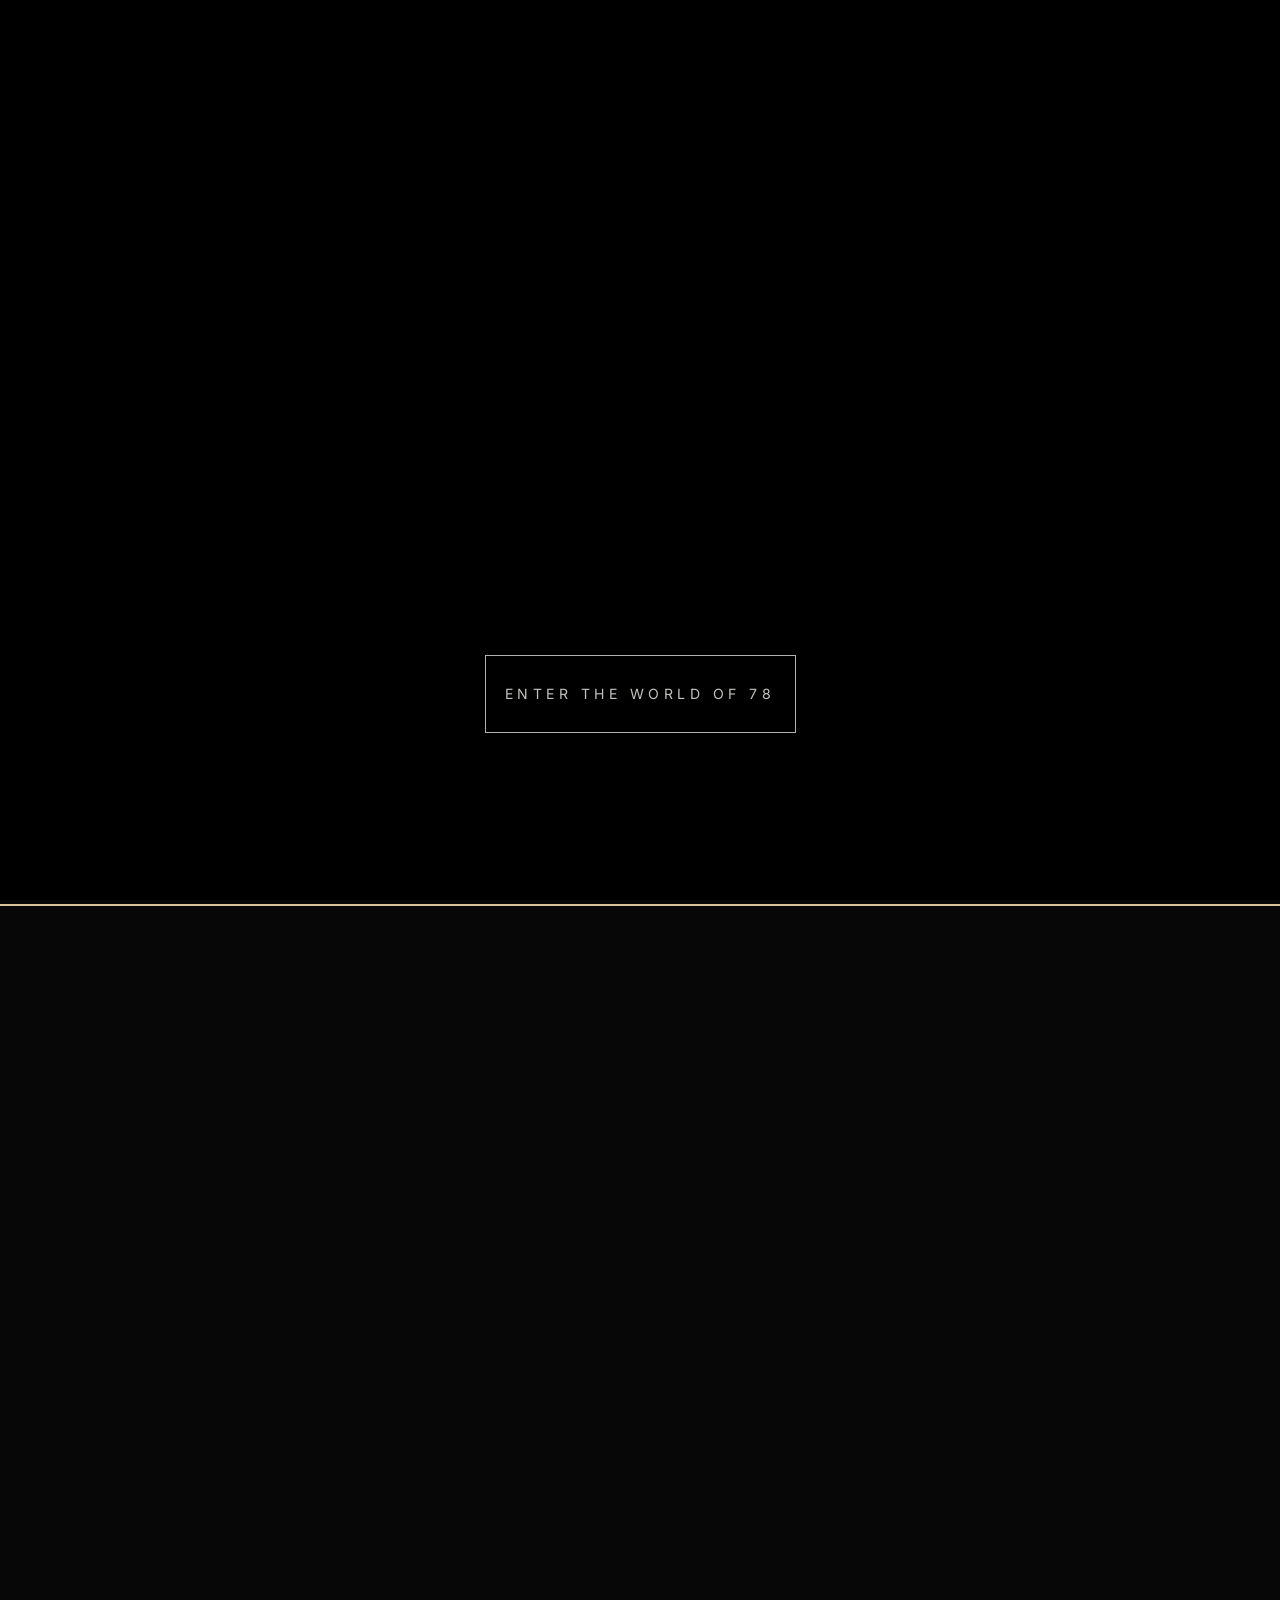
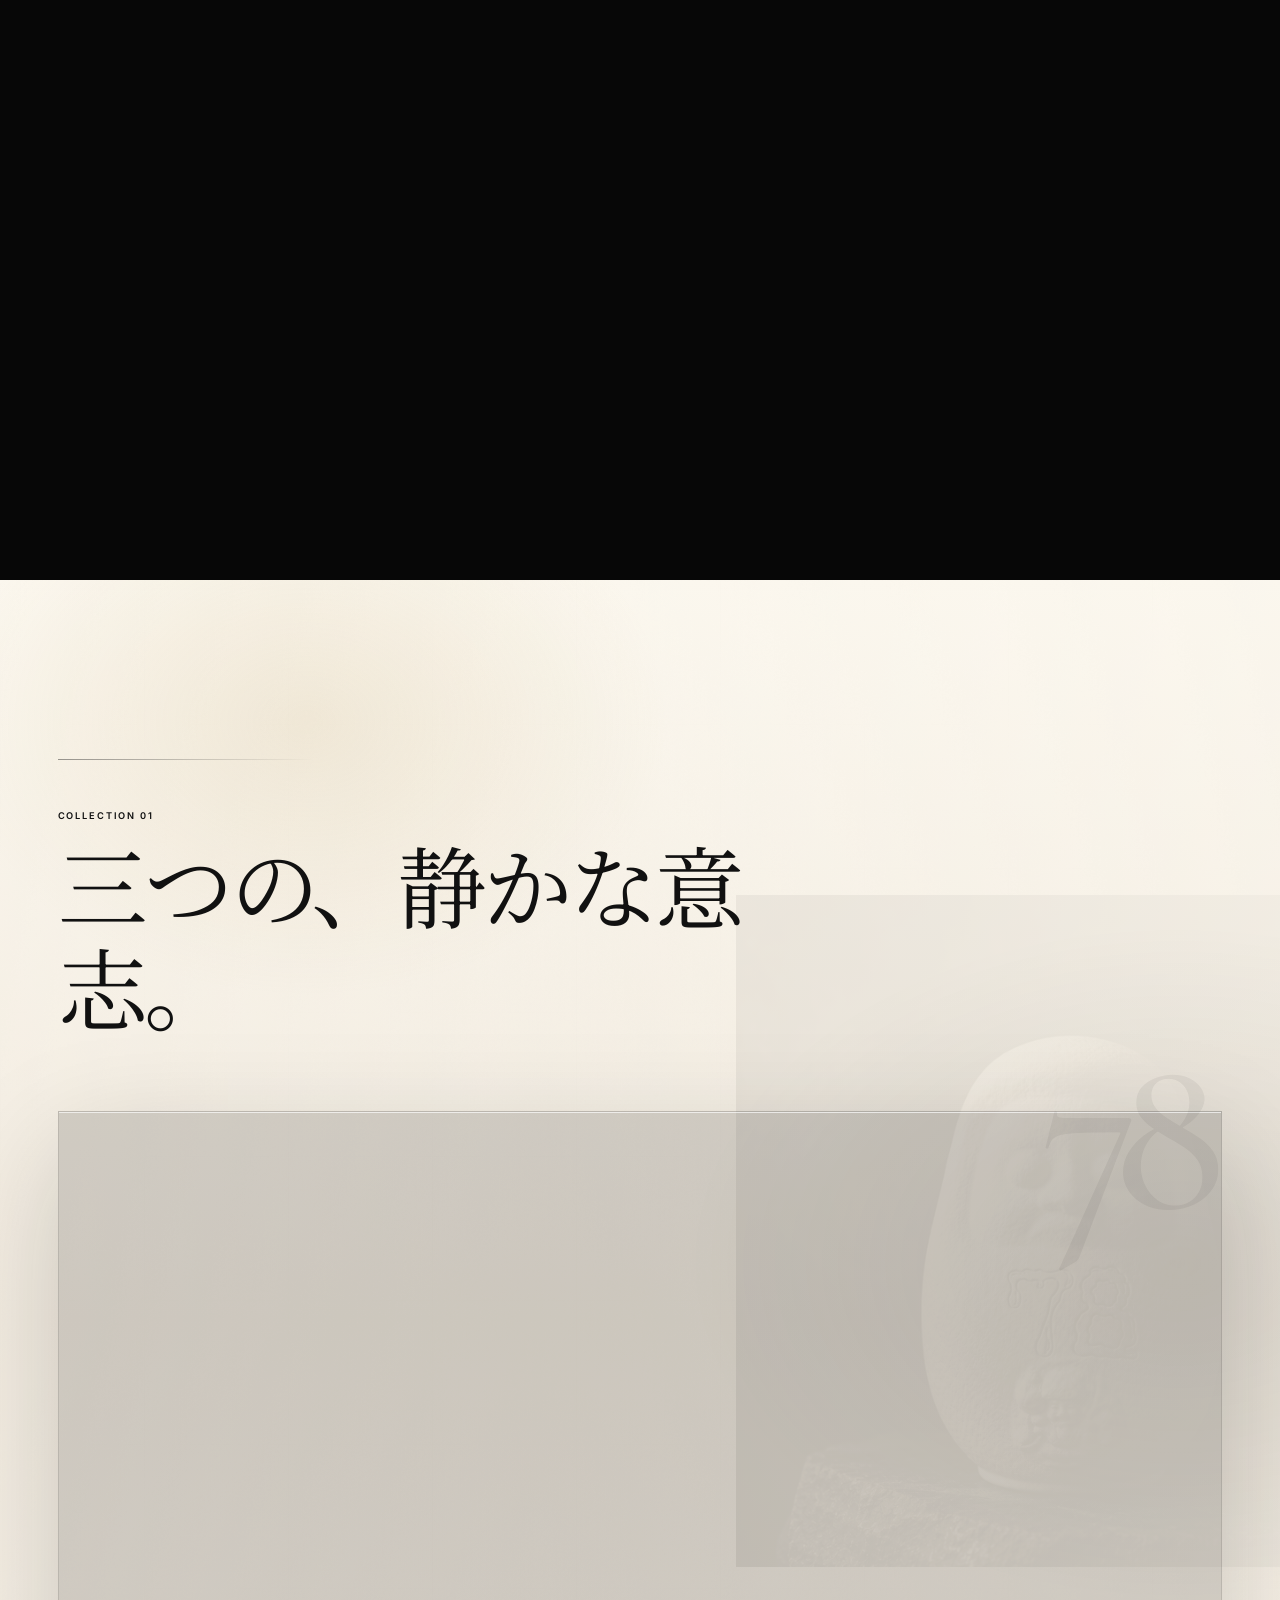
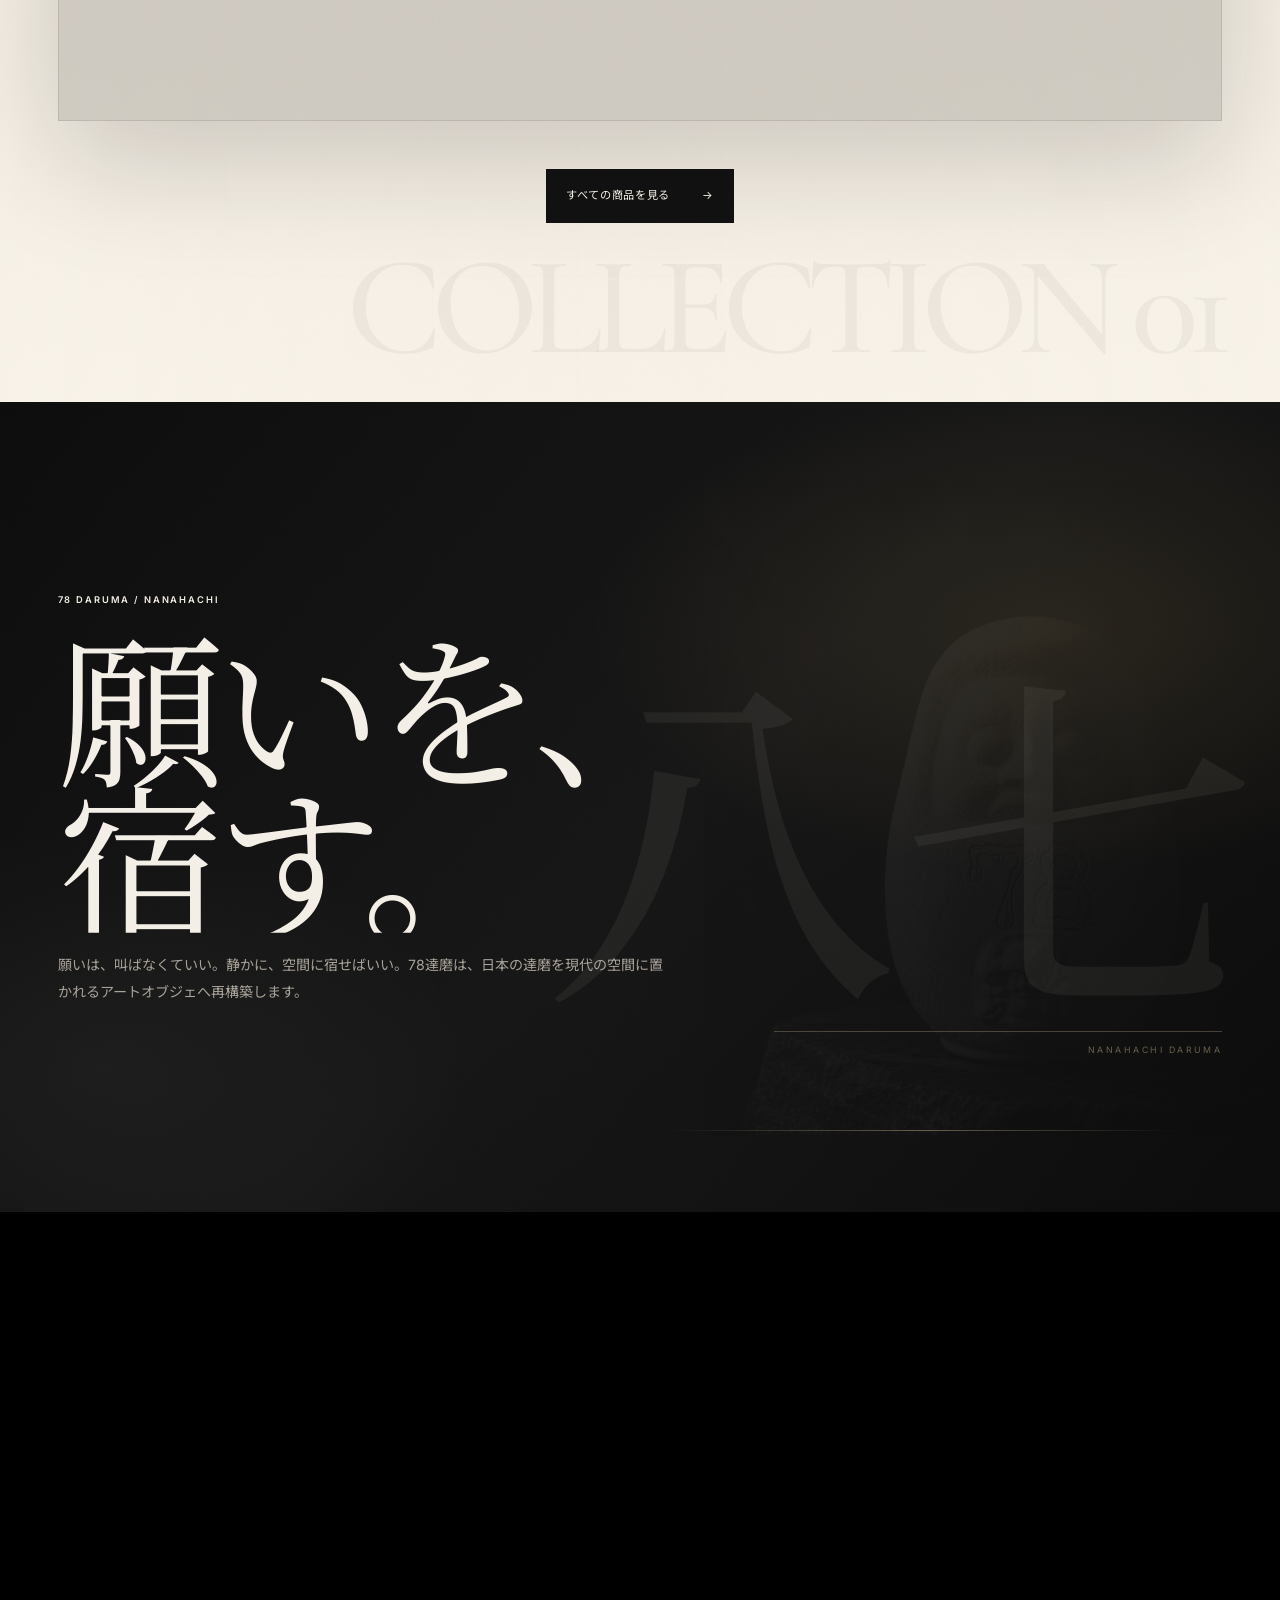
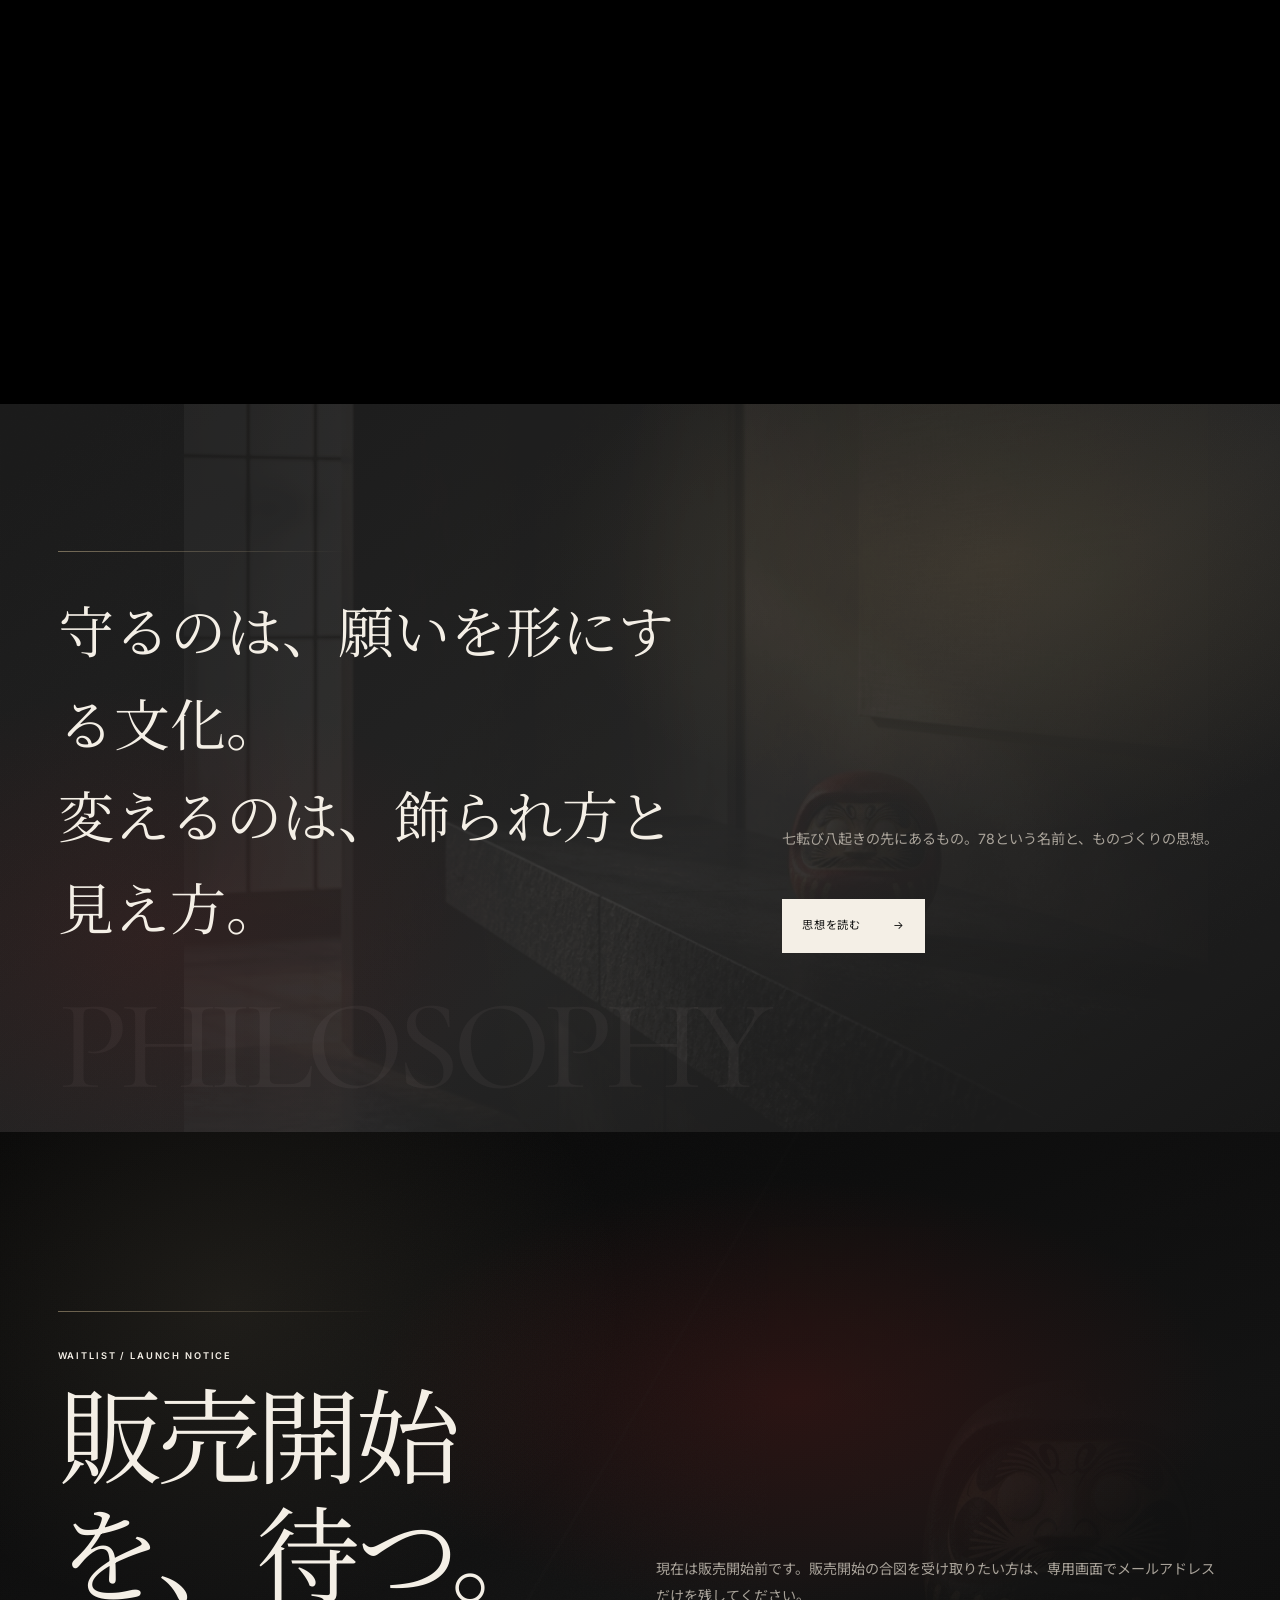
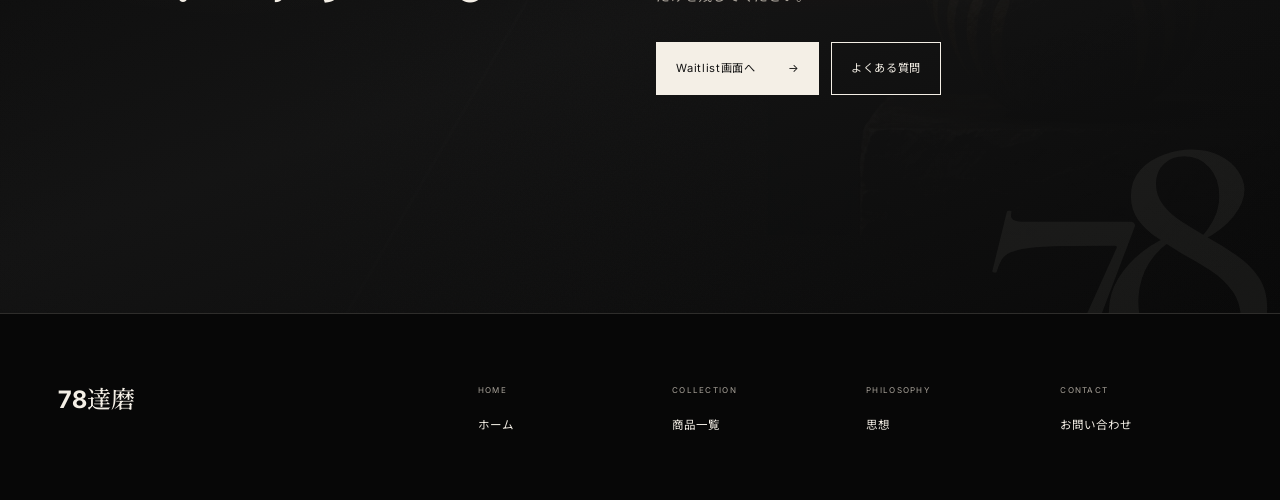
<file: index.html>
<!doctype html>
<html lang="ja">
<head>
  <meta charset="utf-8"><meta name="viewport" content="width=device-width,initial-scale=1">
  <title>78達磨｜願いを、宿す。</title>
  <meta name="description" content="78達磨は、願いを空間に宿す現代のダルマオブジェブランドです。朱、墨、胡粉の作品をご用意しています。">
  <meta name="theme-color" content="#070707">
  <meta property="og:title" content="78達磨｜願いを、宿す。"><meta property="og:description" content="静かな存在感を持つ、現代のダルマオブジェ。"><meta property="og:type" content="website">
  <script>(()=>{try{const f=new URLSearchParams(location.search).get("intro")==="1";document.documentElement.classList.add(!f&&sessionStorage.getItem("78-entry-viewed")==="true"?"entry-viewed":"entry-pending")}catch{document.documentElement.classList.add("entry-pending")}})();</script>
  <style>html.entry-pending,html.entry-pending body{background:#000;overflow:hidden}.entry-intro{position:fixed;z-index:9999;inset:0;background:#000}</style>
  <link rel="stylesheet" href="assets/pages.css"><link rel="stylesheet" href="assets/home.css"><link rel="stylesheet" href="assets/entry-intro.css">
</head>
<body>
  <div class="entry-intro" id="entry-intro" role="button" tabindex="0" aria-label="Enter the world of 78">
    <div class="entry-intro__inner">
      <div class="entry-intro__media" aria-hidden="true">
        <video class="entry-intro__video" autoplay muted playsinline preload="auto" width="720" height="720" disablepictureinpicture>
          <source src="public/videos/logo78-luxury.mp4" type="video/mp4">
        </video>
        <img class="entry-intro__poster" src="public/videos/logo78-luxury-poster.jpg" width="720" height="720" alt="" aria-hidden="true" decoding="async">
      </div>
      <span class="entry-intro__enter">ENTER THE WORLD OF 78</span>
    </div>
  </div>
  <a class="skip" href="#main">本文へ移動</a>

  <header class="header"><div class="header-inner">
    <a class="logo" href="index.html"><b>78</b>達磨 <small>NANAHACHI DARUMA</small></a>
    <nav class="desktop-nav" aria-label="メインナビゲーション"><a aria-current="page" href="index.html">ホーム</a><a href="collection.html">商品一覧</a><a href="philosophy.html">思想</a><a href="contact.html">お問い合わせ</a></nav>
    <button class="menu-button" type="button" aria-expanded="false" aria-controls="mobile-menu" aria-label="メニューを開く"><span></span><span></span></button>
  </div></header>
  <div class="mobile-menu" id="mobile-menu" aria-hidden="true"><nav><a aria-current="page" href="index.html">ホーム <span>01</span></a><a href="collection.html">商品一覧 <span>02</span></a><a href="philosophy.html">思想 <span>03</span></a><a href="contact.html">お問い合わせ <span>04</span></a></nav></div>

  <main id="main">
    <section class="home-intro" id="top" aria-label="暗闇から78達磨が現れるスクロールストーリー">
      <div class="home-stage">
        <div class="home-progress"></div><div class="home-light"></div>
        <div class="home-copy">
          <div class="home-scene"><p class="label">DARKNESS / 01</p><h2>願いは、まだ見えない。</h2><p>光の届かない場所にも、意志は静かに存在している。</p></div>
          <div class="home-scene"><p class="label">FORM / 02</p><h2>想いが、かたちを持つ。</h2><p>光が輪郭をなぞり、受け継がれた形を浮かび上がらせる。</p></div>
          <div class="home-scene"><p class="label">GAZE / 03</p><h2>目を入れる。未来を見る。</h2><p>墨の一筆は、祈りを自らの決意へ変える。</p></div>
          <div class="home-scene"><p class="label">GOFUN / 04</p><h2>余白に、光が宿る。</h2><p>白い肌理は、光を受けるたびに手仕事の陰影を見せる。</p></div>
          <div class="home-scene"><p class="label">78 DARUMA / 05</p><h2>願いを、宿す。</h2><p>MODERN DARUMA OBJECT / ART. INTERIOR. TRADITION.</p></div>
        </div>
        <div class="home-pedestal"></div>
        <img class="home-object" src="assets/images/gofun-78-object.jpg" srcset="assets/images/gofun-78-object-760.jpg 760w, assets/images/gofun-78-object.jpg 1254w" sizes="100vw" width="1254" height="1254" alt="暗闇から光の中へ現れる、白い胡粉仕上げの78達磨" fetchpriority="high">
        <div class="home-plate"><div><p class="label">COLLECTION 01</p><h2>朱、墨、胡粉。</h2></div><a class="btn" href="collection.html">商品一覧を見る <span>→</span></a></div>
        <span class="home-cue" aria-hidden="true">SCROLL TO REVEAL</span><a class="home-skip" href="#collection">SKIP INTRO</a>
      </div>
    </section>

    <section class="home-products section" id="collection">
      <div class="wrap" data-reveal><p class="label">COLLECTION 01</p><h2 class="display heading">三つの、静かな意志。</h2></div>
      <div class="wrap gallery-grid">
        <a class="gallery-item" href="product.html?item=vermilion" data-reveal><img src="assets/images/vermilion-object.jpg" srcset="assets/images/vermilion-object-760.jpg 760w, assets/images/vermilion-object.jpg 1300w" sizes="(min-width: 768px) 33vw, 100vw" width="1300" height="1300" loading="lazy" decoding="async" alt="深い朱の78達磨"><div class="exhibit-label"><div><h3>朱 / VERMILION</h3><p>挑戦。始まり。静かな熱。</p></div><span class="price">予定 ¥18,700</span></div></a>
        <a class="gallery-item" href="product.html?item=sumi" data-reveal><img src="assets/images/sumi-object.jpg" srcset="assets/images/sumi-object-760.jpg 760w, assets/images/sumi-object.jpg 1300w" sizes="(min-width: 768px) 33vw, 100vw" width="1300" height="1300" loading="lazy" decoding="async" alt="墨黒の78達磨"><div class="exhibit-label"><div><h3>墨 / SUMI</h3><p>決断。沈黙。空間の重心。</p></div><span class="price">予定 ¥19,800</span></div></a>
        <a class="gallery-item" href="product.html?item=gofun" data-reveal><img src="assets/images/gofun-78-object.jpg" srcset="assets/images/gofun-78-object-760.jpg 760w, assets/images/gofun-78-object.jpg 1254w" sizes="(min-width: 768px) 33vw, 100vw" width="1254" height="1254" loading="lazy" decoding="async" alt="白い胡粉仕上げの78達磨"><div class="exhibit-label"><div><h3>胡粉 / GOFUN</h3><p>余白。光。新しい章。</p></div><span class="price">予定 ¥19,800</span></div></a>
      </div>
      <div class="wrap" style="margin-top:3rem;text-align:center"><a class="btn btn--dark" href="collection.html">すべての商品を見る <span>→</span></a></div>
    </section>

    <section class="home-statement section" id="brand">
      <div class="wrap" data-reveal><p class="label">78 DARUMA / NANAHACHI</p><h1 class="display">願いを、<br>宿す。</h1><p class="body-copy">願いは、叫ばなくていい。静かに、空間に宿せばいい。78達磨は、日本の達磨を現代の空間に置かれるアートオブジェへ再構築します。</p></div>
    </section>

    <figure class="home-interior">
      <img src="assets/images/interior-vermilion.jpg" srcset="assets/images/interior-vermilion-900.jpg 900w, assets/images/interior-vermilion.jpg 1600w" sizes="100vw" width="1600" height="1280" loading="lazy" decoding="async" alt="静かな現代建築の石台に置かれた朱の78達磨">
      <figcaption><p class="label">IN SITU / RESIDENCE</p><p>祈りを飾るのではない。<br>空間に、意志を置く。</p></figcaption>
    </figure>

    <section class="home-philosophy section"><div class="wrap home-philosophy-grid"><blockquote data-reveal>守るのは、願いを形にする文化。<br>変えるのは、飾られ方と見え方。</blockquote><div data-reveal><p class="body-copy">七転び八起きの先にあるもの。78という名前と、ものづくりの思想。</p><a class="btn btn--light" href="philosophy.html" style="margin-top:2rem">思想を読む <span>→</span></a></div></div></section>

    <section class="home-final section"><div class="wrap next" data-reveal><div><p class="label">WAITLIST / LAUNCH NOTICE</p><h2 class="display">販売開始を、待つ。</h2></div><div><p class="body-copy">現在は販売開始前です。販売開始の合図を受け取りたい方は、専用画面でメールアドレスだけを残してください。</p><div class="btns" style="margin-top:2rem"><a class="btn btn--light" href="waitlist.html">Waitlist画面へ <span>→</span></a><a class="btn" href="contact.html">よくある質問</a></div></div></div></section>
  </main>

  <footer class="footer"><div class="footer-grid"><p class="footer-logo"><b>78</b>達磨</p><div class="footer-links"><div><strong>HOME</strong><a href="index.html">ホーム</a></div><div><strong>COLLECTION</strong><a href="collection.html">商品一覧</a></div><div><strong>PHILOSOPHY</strong><a href="philosophy.html">思想</a></div><div><strong>CONTACT</strong><a href="contact.html">お問い合わせ</a></div></div></div></footer>
  <script src="assets/entry-intro.js"></script><script src="assets/pages.js"></script><script src="assets/home.js"></script>
</body></html>
</file>
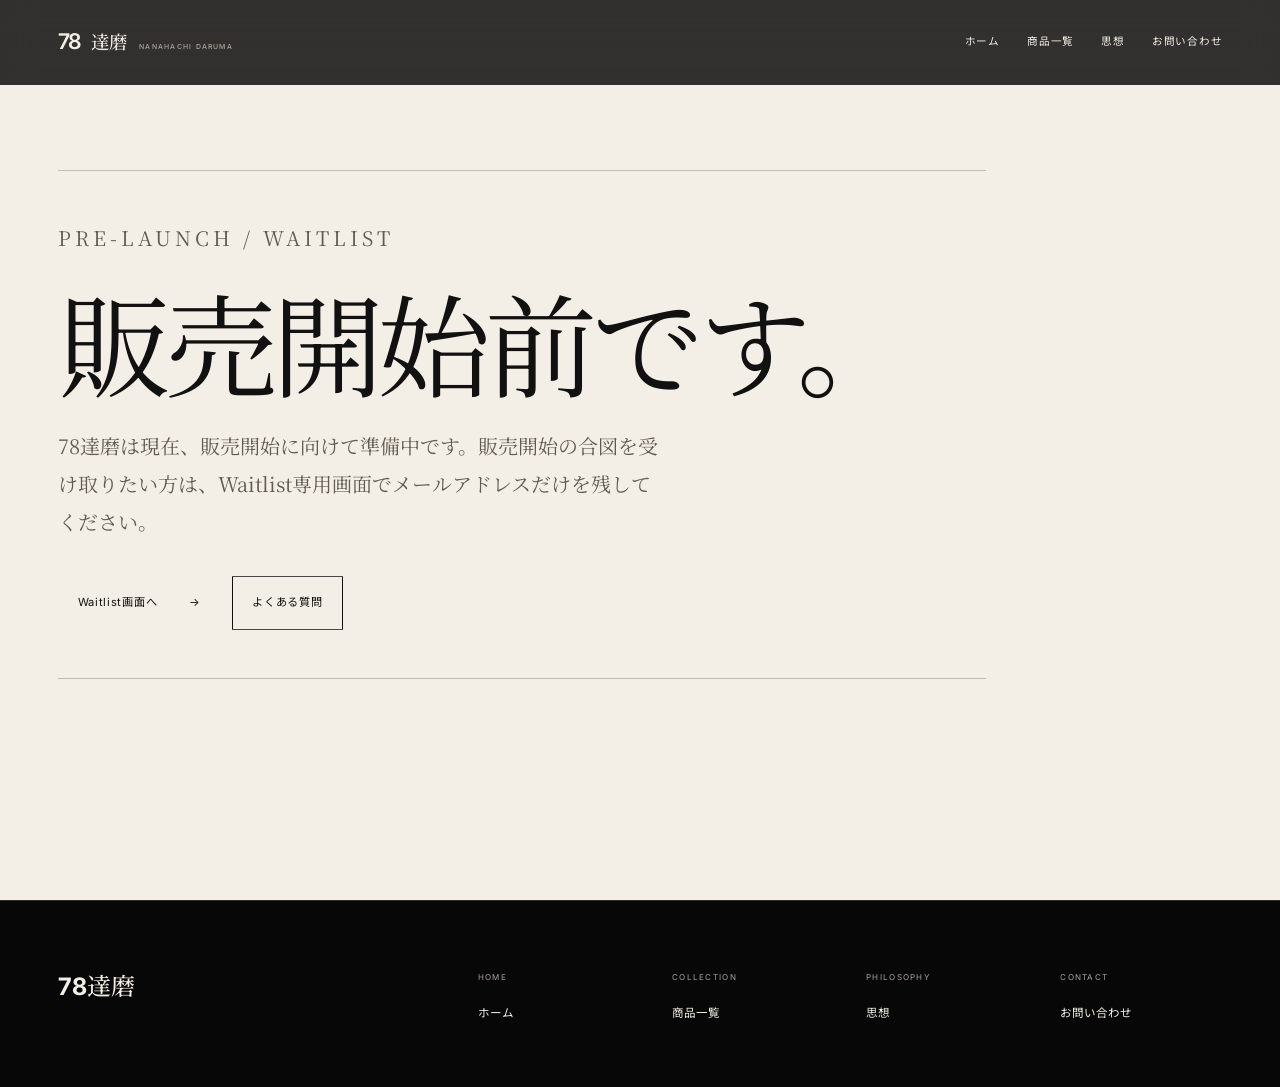
<file: checkout.html>
<!doctype html>
<html lang="ja">
<head>
  <meta charset="utf-8"><meta name="viewport" content="width=device-width,initial-scale=1">
  <title>販売開始前｜78達磨</title>
  <meta name="description" content="78達磨は現在販売開始前です。Waitlist専用画面から販売開始通知に登録できます。">
  <link rel="stylesheet" href="assets/pages.css">
  <style>
    .prelaunch{min-height:100svh;padding:8rem 0 var(--section);background:var(--ivory);color:var(--ink);display:grid;align-items:center}
    .prelaunch-panel{max-width:58rem;border-top:1px solid rgba(17,17,17,.22);border-bottom:1px solid rgba(17,17,17,.22);padding:3rem 0}
    .prelaunch h1{margin:.9rem 0 1.4rem;font-size:clamp(3rem,10vw,7rem)}
    .prelaunch p{max-width:38rem;color:#625b52;font:400 clamp(1rem,2vw,1.25rem)/1.9 var(--serif)}
    .prelaunch-actions{display:flex;flex-wrap:wrap;gap:.7rem;margin-top:2.2rem}
    @media(max-width:30rem){.prelaunch{padding-top:7rem}.prelaunch-actions .btn{width:100%;justify-content:space-between}}
  </style>
</head>
<body>
  <a class="skip" href="#main">本文へ移動</a>
  <header class="header"><div class="header-inner"><a class="logo" href="index.html"><b>78</b>達磨 <small>NANAHACHI DARUMA</small></a><nav class="desktop-nav" aria-label="メインナビゲーション"><a href="index.html">ホーム</a><a href="collection.html">商品一覧</a><a href="philosophy.html">思想</a><a href="contact.html">お問い合わせ</a></nav><button class="menu-button" type="button" aria-expanded="false" aria-controls="mobile-menu" aria-label="メニューを開く"><span></span><span></span></button></div></header>
  <div class="mobile-menu" id="mobile-menu" aria-hidden="true"><nav><a href="index.html">ホーム <span>01</span></a><a href="collection.html">商品一覧 <span>02</span></a><a href="philosophy.html">思想 <span>03</span></a><a href="contact.html">お問い合わせ <span>04</span></a></nav></div>
  <main id="main" class="prelaunch">
    <div class="wrap">
      <section class="prelaunch-panel" data-reveal>
        <p class="label">PRE-LAUNCH / WAITLIST</p>
        <h1 class="display">販売開始前です。</h1>
        <p>78達磨は現在、販売開始に向けて準備中です。販売開始の合図を受け取りたい方は、Waitlist専用画面でメールアドレスだけを残してください。</p>
        <div class="prelaunch-actions"><a class="btn btn--light" href="waitlist.html">Waitlist画面へ <span>→</span></a><a class="btn" href="contact.html#faq">よくある質問</a></div>
      </section>
    </div>
  </main>
  <footer class="footer"><div class="footer-grid"><p class="footer-logo"><b>78</b>達磨</p><div class="footer-links"><div><strong>HOME</strong><a href="index.html">ホーム</a></div><div><strong>COLLECTION</strong><a href="collection.html">商品一覧</a></div><div><strong>PHILOSOPHY</strong><a href="philosophy.html">思想</a></div><div><strong>CONTACT</strong><a href="contact.html">お問い合わせ</a></div></div></div></footer>
  <script src="assets/pages.js"></script>
</body></html>
</file>
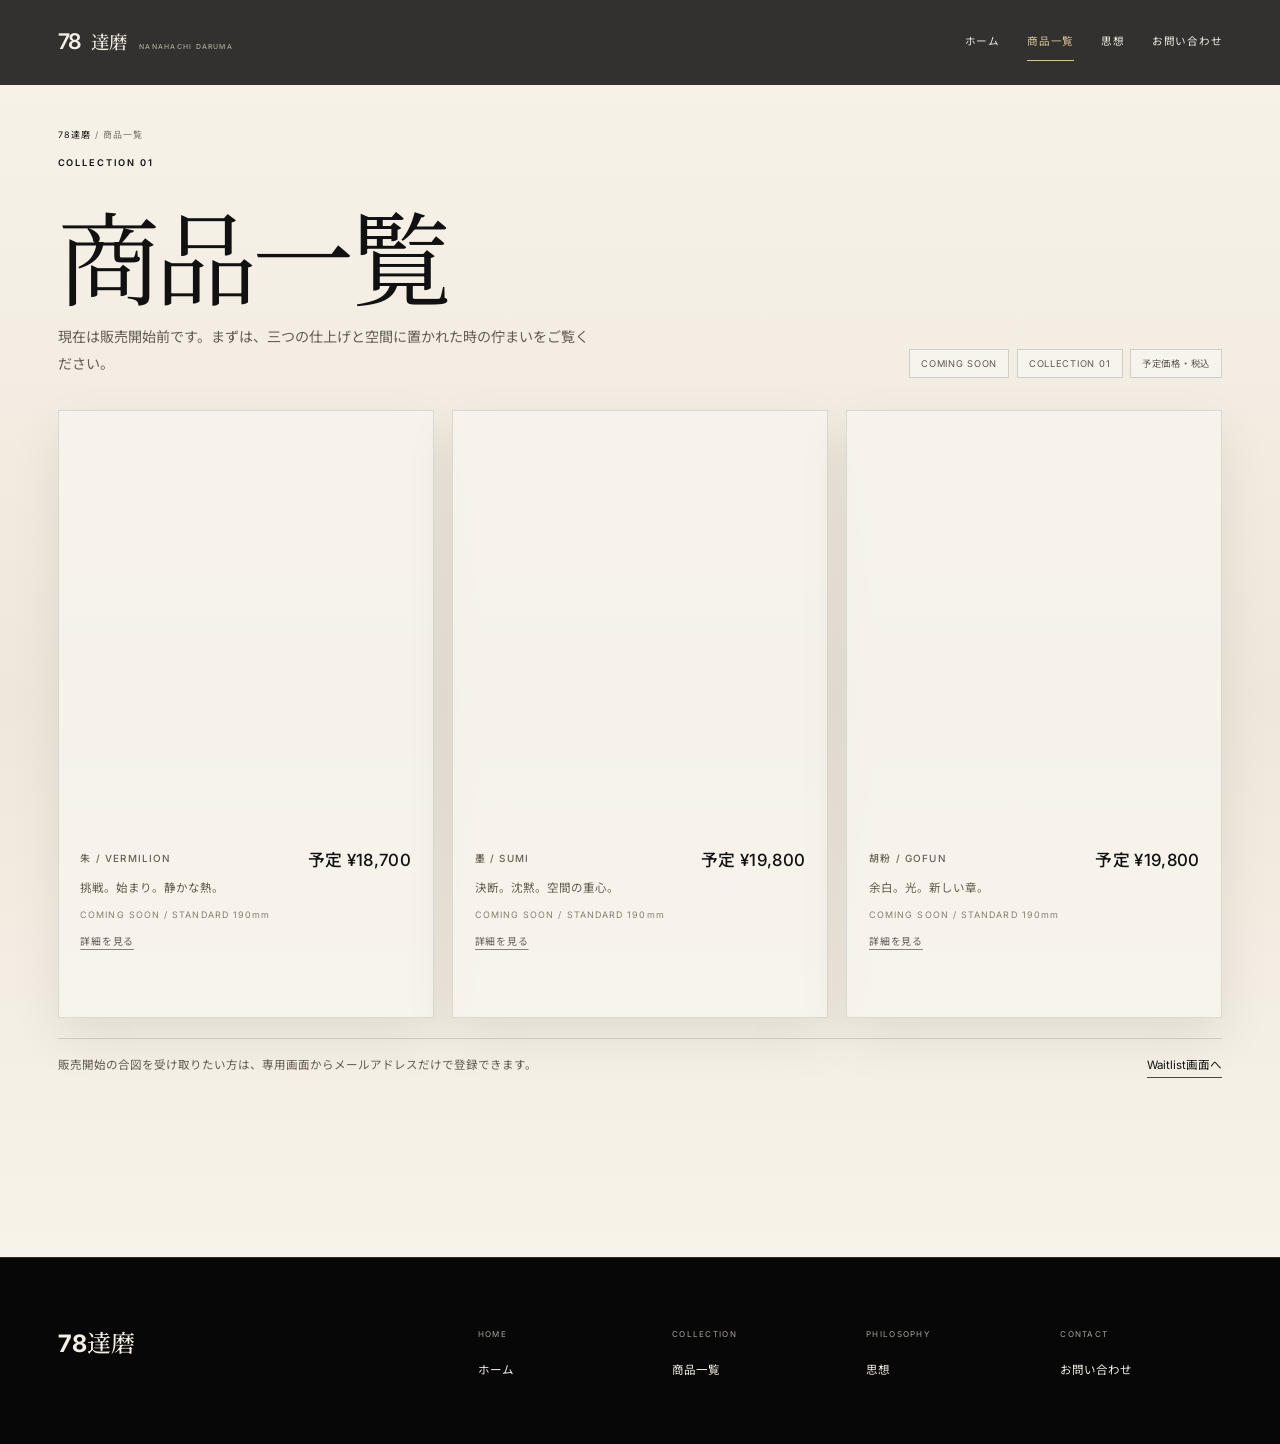
<file: collection.html>
<!doctype html>
<html lang="ja">
<head>
  <meta charset="utf-8"><meta name="viewport" content="width=device-width,initial-scale=1">
  <title>商品一覧｜78達磨 Collection 01</title>
  <meta name="description" content="78達磨 Collection 01。朱、墨、胡粉。願いを空間に宿す三つの達磨オブジェ。">
  <link rel="stylesheet" href="assets/pages.css"><link rel="stylesheet" href="assets/collection.css">
</head>
<body>
  <a class="skip" href="#main">本文へ移動</a>
  <header class="header"><div class="header-inner"><a class="logo" href="index.html"><b>78</b>達磨 <small>NANAHACHI DARUMA</small></a><nav class="desktop-nav" aria-label="メインナビゲーション"><a href="index.html">ホーム</a><a aria-current="page" href="collection.html">商品一覧</a><a href="philosophy.html">思想</a><a href="contact.html">お問い合わせ</a></nav><button class="menu-button" type="button" aria-expanded="false" aria-controls="mobile-menu" aria-label="メニューを開く"><span></span><span></span></button></div></header>
  <div class="mobile-menu" id="mobile-menu" aria-hidden="true"><nav><a href="index.html">ホーム <span>01</span></a><a aria-current="page" href="collection.html">商品一覧 <span>02</span></a><a href="philosophy.html">思想 <span>03</span></a><a href="contact.html">お問い合わせ <span>04</span></a></nav></div>
  <main id="main">
    <section class="collection-shop" aria-labelledby="collection-title">
      <div class="wrap collection-shop__head" data-reveal>
        <nav class="collection-breadcrumb"><a href="index.html">78達磨</a> / 商品一覧</nav>
        <p class="label">COLLECTION 01</p>
        <div class="collection-shop__title"><h1 class="display" id="collection-title">商品一覧</h1><p>現在は販売開始前です。まずは、三つの仕上げと空間に置かれた時の佇まいをご覧ください。</p></div>
        <ul class="collection-benefits" aria-label="販売開始前のご案内"><li>COMING SOON</li><li>COLLECTION 01</li><li>予定価格・税込</li></ul>
      </div>
      <div class="wrap collection-grid">
        <article class="collection-card" id="vermilion" data-reveal>
          <a class="collection-card__media" href="product.html?item=vermilion" aria-label="朱の作品詳細へ"><img src="assets/images/vermilion-object.jpg" srcset="assets/images/vermilion-object-760.jpg 760w, assets/images/vermilion-object.jpg 1300w" sizes="(max-width: 368px) 100vw, (min-width: 768px) 31vw, 38vw" width="1300" height="1300" loading="lazy" decoding="async" alt="深い朱の78達磨"></a>
          <div class="collection-card__body"><div class="collection-card__meta"><span>朱 / VERMILION</span><strong>予定 ¥18,700</strong></div><p>挑戦。始まり。静かな熱。</p><div class="collection-card__note">COMING SOON / STANDARD 190mm</div><a class="collection-card__detail" href="product.html?item=vermilion">詳細を見る</a></div>
        </article>
        <article class="collection-card" id="sumi" data-reveal>
          <a class="collection-card__media" href="product.html?item=sumi" aria-label="墨の作品詳細へ"><img src="assets/images/sumi-object.jpg" srcset="assets/images/sumi-object-760.jpg 760w, assets/images/sumi-object.jpg 1300w" sizes="(max-width: 368px) 100vw, (min-width: 768px) 31vw, 38vw" width="1300" height="1300" loading="lazy" decoding="async" alt="墨黒の78達磨"></a>
          <div class="collection-card__body"><div class="collection-card__meta"><span>墨 / SUMI</span><strong>予定 ¥19,800</strong></div><p>決断。沈黙。空間の重心。</p><div class="collection-card__note">COMING SOON / STANDARD 190mm</div><a class="collection-card__detail" href="product.html?item=sumi">詳細を見る</a></div>
        </article>
        <article class="collection-card" id="gofun" data-reveal>
          <a class="collection-card__media" href="product.html?item=gofun" aria-label="胡粉の作品詳細へ"><img src="assets/images/gofun-78-object.jpg" srcset="assets/images/gofun-78-object-760.jpg 760w, assets/images/gofun-78-object.jpg 1254w" sizes="(max-width: 368px) 100vw, (min-width: 768px) 31vw, 38vw" width="1254" height="1254" loading="lazy" decoding="async" alt="白い胡粉仕上げの78達磨"></a>
          <div class="collection-card__body"><div class="collection-card__meta"><span>胡粉 / GOFUN</span><strong>予定 ¥19,800</strong></div><p>余白。光。新しい章。</p><div class="collection-card__note">COMING SOON / STANDARD 190mm</div><a class="collection-card__detail" href="product.html?item=gofun">詳細を見る</a></div>
        </article>
      </div>
      <div class="wrap collection-support" data-reveal><p>販売開始の合図を受け取りたい方は、専用画面からメールアドレスだけで登録できます。</p><a href="waitlist.html">Waitlist画面へ</a></div>
    </section>
  </main>
  <footer class="footer"><div class="footer-grid"><p class="footer-logo"><b>78</b>達磨</p><div class="footer-links"><div><strong>HOME</strong><a href="index.html">ホーム</a></div><div><strong>COLLECTION</strong><a href="collection.html">商品一覧</a></div><div><strong>PHILOSOPHY</strong><a href="philosophy.html">思想</a></div><div><strong>CONTACT</strong><a href="contact.html">お問い合わせ</a></div></div></div></footer>
  <script src="assets/pages.js"></script>
</body></html>
</file>
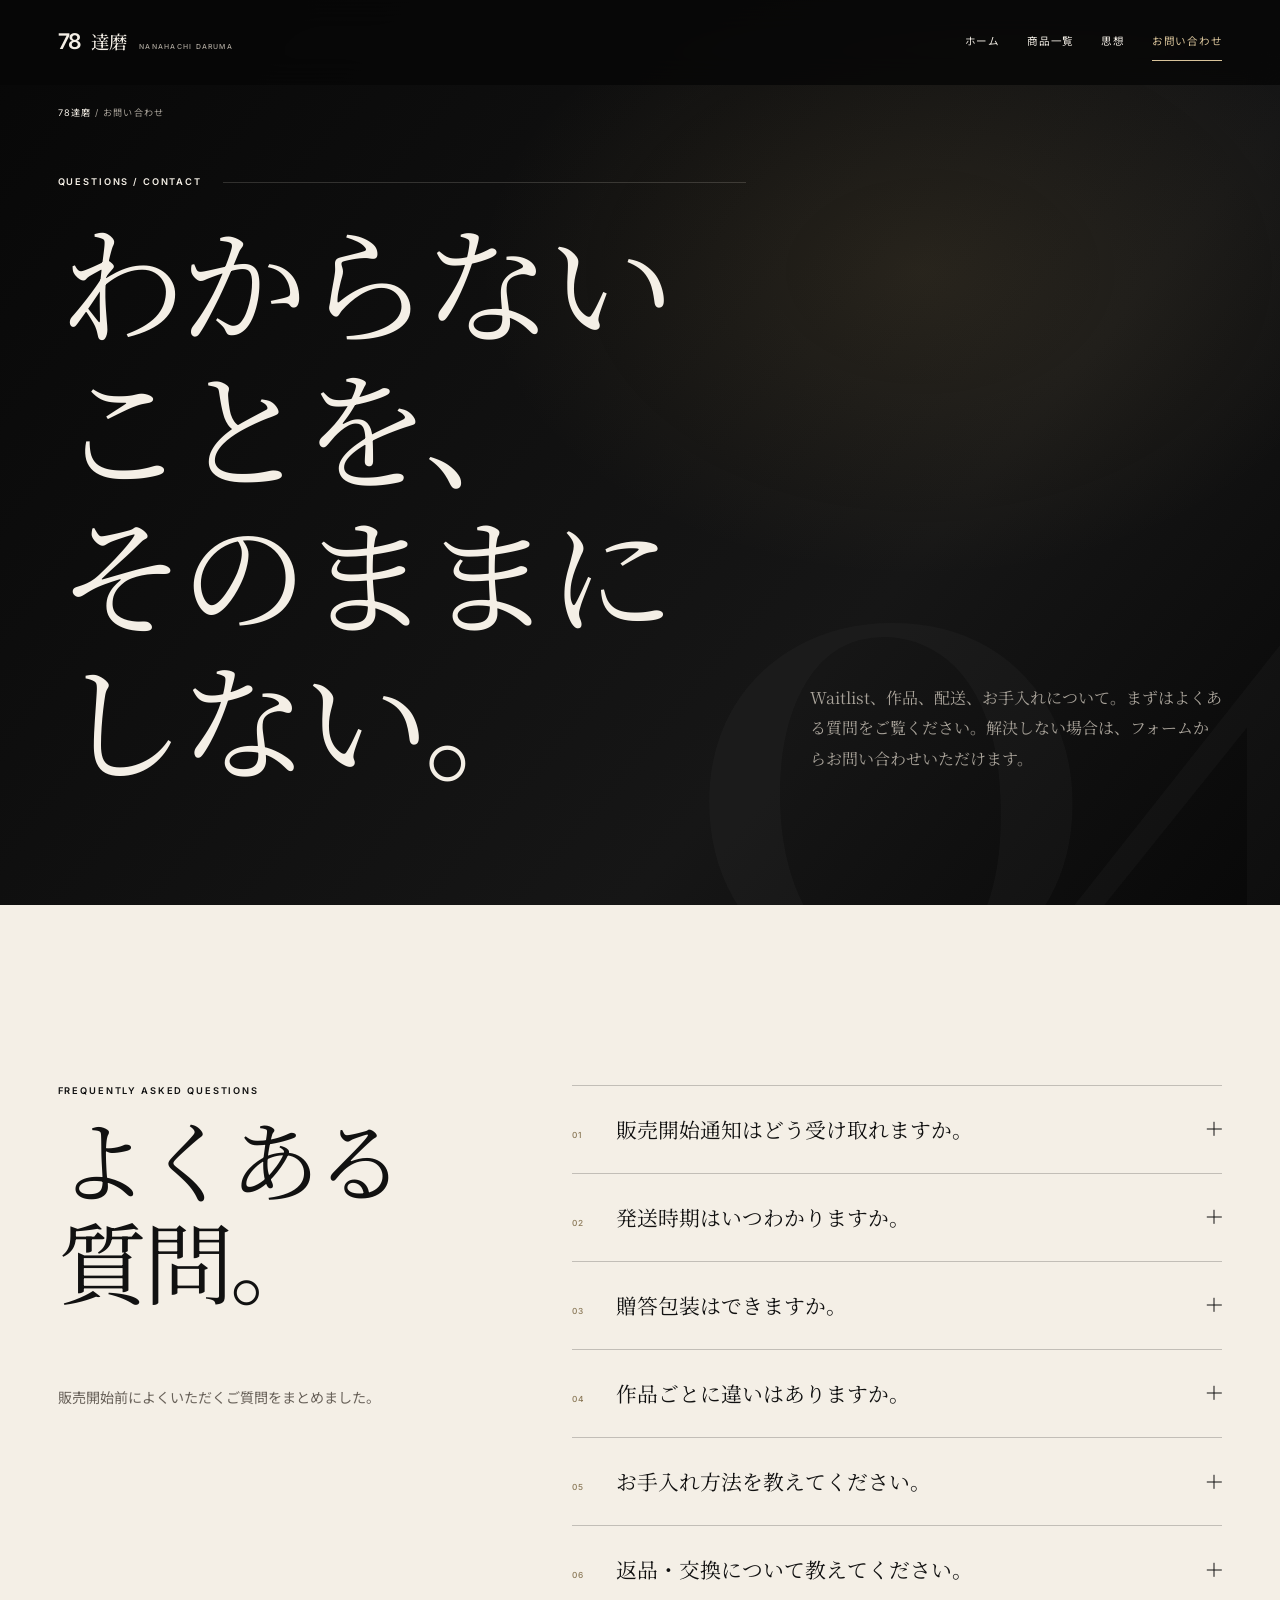
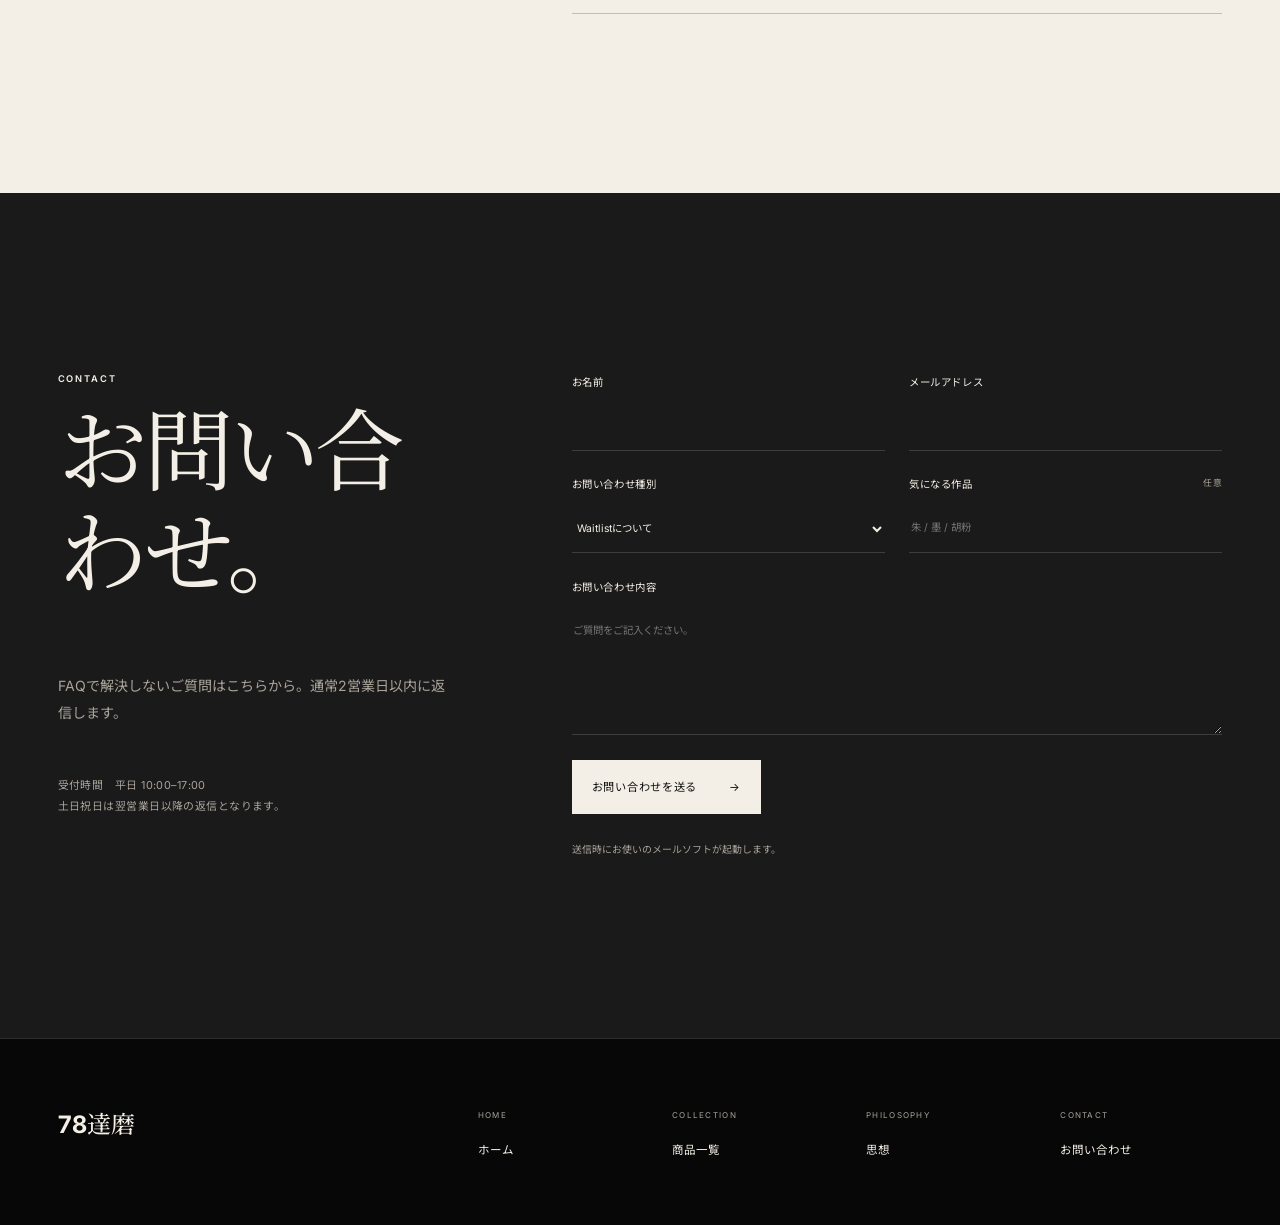
<file: contact.html>
<!doctype html>
<html lang="ja">
<head>
  <meta charset="utf-8"><meta name="viewport" content="width=device-width,initial-scale=1">
  <title>よくある質問・お問い合わせ｜78達磨</title>
  <meta name="description" content="78達磨のWaitlist、販売開始通知、作品、配送、お手入れに関するよくある質問とお問い合わせ窓口。">
  <link rel="stylesheet" href="assets/pages.css"><link rel="stylesheet" href="assets/contact.css">
</head>
<body>
  <a class="skip" href="#main">本文へ移動</a>
  <header class="header"><div class="header-inner">
    <a class="logo" href="index.html"><b>78</b>達磨 <small>NANAHACHI DARUMA</small></a>
    <nav class="desktop-nav" aria-label="メインナビゲーション"><a href="index.html">ホーム</a><a href="collection.html">商品一覧</a><a href="philosophy.html">思想</a><a aria-current="page" href="contact.html">お問い合わせ</a></nav>
    <button class="menu-button" type="button" aria-expanded="false" aria-controls="mobile-menu" aria-label="メニューを開く"><span></span><span></span></button>
  </div></header>
  <div class="mobile-menu" id="mobile-menu" aria-hidden="true"><nav><a href="index.html">ホーム <span>01</span></a><a href="collection.html">商品一覧 <span>02</span></a><a href="philosophy.html">思想 <span>03</span></a><a aria-current="page" href="contact.html">お問い合わせ <span>04</span></a></nav></div>

  <main id="main">
    <section class="page-hero contact-hero" data-index="04">
      <nav class="breadcrumb"><a href="index.html">78達磨</a> / お問い合わせ</nav>
      <div class="wrap hero-grid">
        <div><div class="intro-line label">QUESTIONS / CONTACT</div><h1 class="display">わからないことを、<br>そのままにしない。</h1></div>
        <p class="lede">Waitlist、作品、配送、お手入れについて。まずはよくある質問をご覧ください。解決しない場合は、フォームからお問い合わせいただけます。</p>
      </div>
    </section>

    <section class="faq-section section ivory" id="faq">
      <div class="wrap contact-grid">
        <div data-reveal>
          <p class="label">FREQUENTLY ASKED QUESTIONS</p>
          <h2 class="display heading">よくある質問。</h2>
          <p class="body-copy">販売開始前によくいただくご質問をまとめました。</p>
        </div>
        <div class="faq-list" data-reveal>
          <article class="faq-item">
            <button class="faq-question" type="button" aria-expanded="false" aria-controls="faq-answer-1"><span><small>01</small>販売開始通知はどう受け取れますか。</span><i aria-hidden="true"></i></button>
            <div class="faq-answer" id="faq-answer-1"><div><p>Waitlist専用画面でメールアドレスだけを入力してください。販売開始時に、登録いただいたメールへご案内します。</p></div></div>
          </article>
          <article class="faq-item">
            <button class="faq-question" type="button" aria-expanded="false" aria-controls="faq-answer-2"><span><small>02</small>発送時期はいつわかりますか。</span><i aria-hidden="true"></i></button>
            <div class="faq-answer" id="faq-answer-2"><div><p>販売開始時のご案内で、制作期間と発送目安をあわせてお知らせします。受注後に仕上げる作品のため、目安は3〜5週間です。</p></div></div>
          </article>
          <article class="faq-item">
            <button class="faq-question" type="button" aria-expanded="false" aria-controls="faq-answer-3"><span><small>03</small>贈答包装はできますか。</span><i aria-hidden="true"></i></button>
            <div class="faq-answer" id="faq-answer-3"><div><p>販売開始時に、専用箱と作品証明書を含む贈答包装の対応可否をあわせてご案内します。</p></div></div>
          </article>
          <article class="faq-item">
            <button class="faq-question" type="button" aria-expanded="false" aria-controls="faq-answer-4"><span><small>04</small>作品ごとに違いはありますか。</span><i aria-hidden="true"></i></button>
            <div class="faq-answer" id="faq-answer-4"><div><p>手作業で成形・彩色するため、筆致や表面の揺らぎにわずかな個体差があります。作品固有の表情としてお楽しみください。</p></div></div>
          </article>
          <article class="faq-item">
            <button class="faq-question" type="button" aria-expanded="false" aria-controls="faq-answer-5"><span><small>05</small>お手入れ方法を教えてください。</span><i aria-hidden="true"></i></button>
            <div class="faq-answer" id="faq-answer-5"><div><p>直射日光と湿気を避け、柔らかい乾いた布で軽く埃を払ってください。水や洗剤は使用しないでください。</p></div></div>
          </article>
          <article class="faq-item">
            <button class="faq-question" type="button" aria-expanded="false" aria-controls="faq-answer-6"><span><small>06</small>返品・交換について教えてください。</span><i aria-hidden="true"></i></button>
            <div class="faq-answer" id="faq-answer-6"><div><p>到着時の破損や誤配送は、商品到着後7日以内に状態のわかる写真を添えてお問い合わせください。</p></div></div>
          </article>
        </div>
      </div>
    </section>

    <section class="contact-section section">
      <div class="wrap contact-grid">
        <div data-reveal>
          <p class="label">CONTACT</p>
          <h2 class="display heading">お問い合わせ。</h2>
          <p class="body-copy">FAQで解決しないご質問はこちらから。通常2営業日以内に返信します。</p>
          <p class="contact-note">受付時間　平日 10:00–17:00<br>土日祝日は翌営業日以降の返信となります。</p>
        </div>
        <form class="form contact-form" action="mailto:atelier@78daruma.example" method="post" enctype="text/plain" data-reveal>
          <div class="form-grid">
            <label class="field">お名前<input required name="name" autocomplete="name"></label>
            <label class="field">メールアドレス<input required type="email" name="email" autocomplete="email"></label>
            <label class="field">お問い合わせ種別<select name="category"><option>Waitlistについて</option><option>作品について</option><option>販売開始通知について</option><option>配送について</option><option>贈答包装について</option><option>お手入れについて</option><option>その他</option></select></label>
            <label class="field">気になる作品<span class="optional">任意</span><input name="interested-item" placeholder="朱 / 墨 / 胡粉"></label>
          </div>
          <label class="field">お問い合わせ内容<textarea required name="message" placeholder="ご質問をご記入ください。"></textarea></label>
          <button class="btn btn--light contact-submit" type="submit">お問い合わせを送る <span>→</span></button>
          <p class="form-note">送信時にお使いのメールソフトが起動します。</p>
        </form>
      </div>
    </section>
  </main>

  <footer class="footer"><div class="footer-grid"><p class="footer-logo"><b>78</b>達磨</p><div class="footer-links"><div><strong>HOME</strong><a href="index.html">ホーム</a></div><div><strong>COLLECTION</strong><a href="collection.html">商品一覧</a></div><div><strong>PHILOSOPHY</strong><a href="philosophy.html">思想</a></div><div><strong>CONTACT</strong><a href="contact.html">お問い合わせ</a></div></div></div></footer>
  <script src="assets/pages.js"></script>
</body></html>
</file>
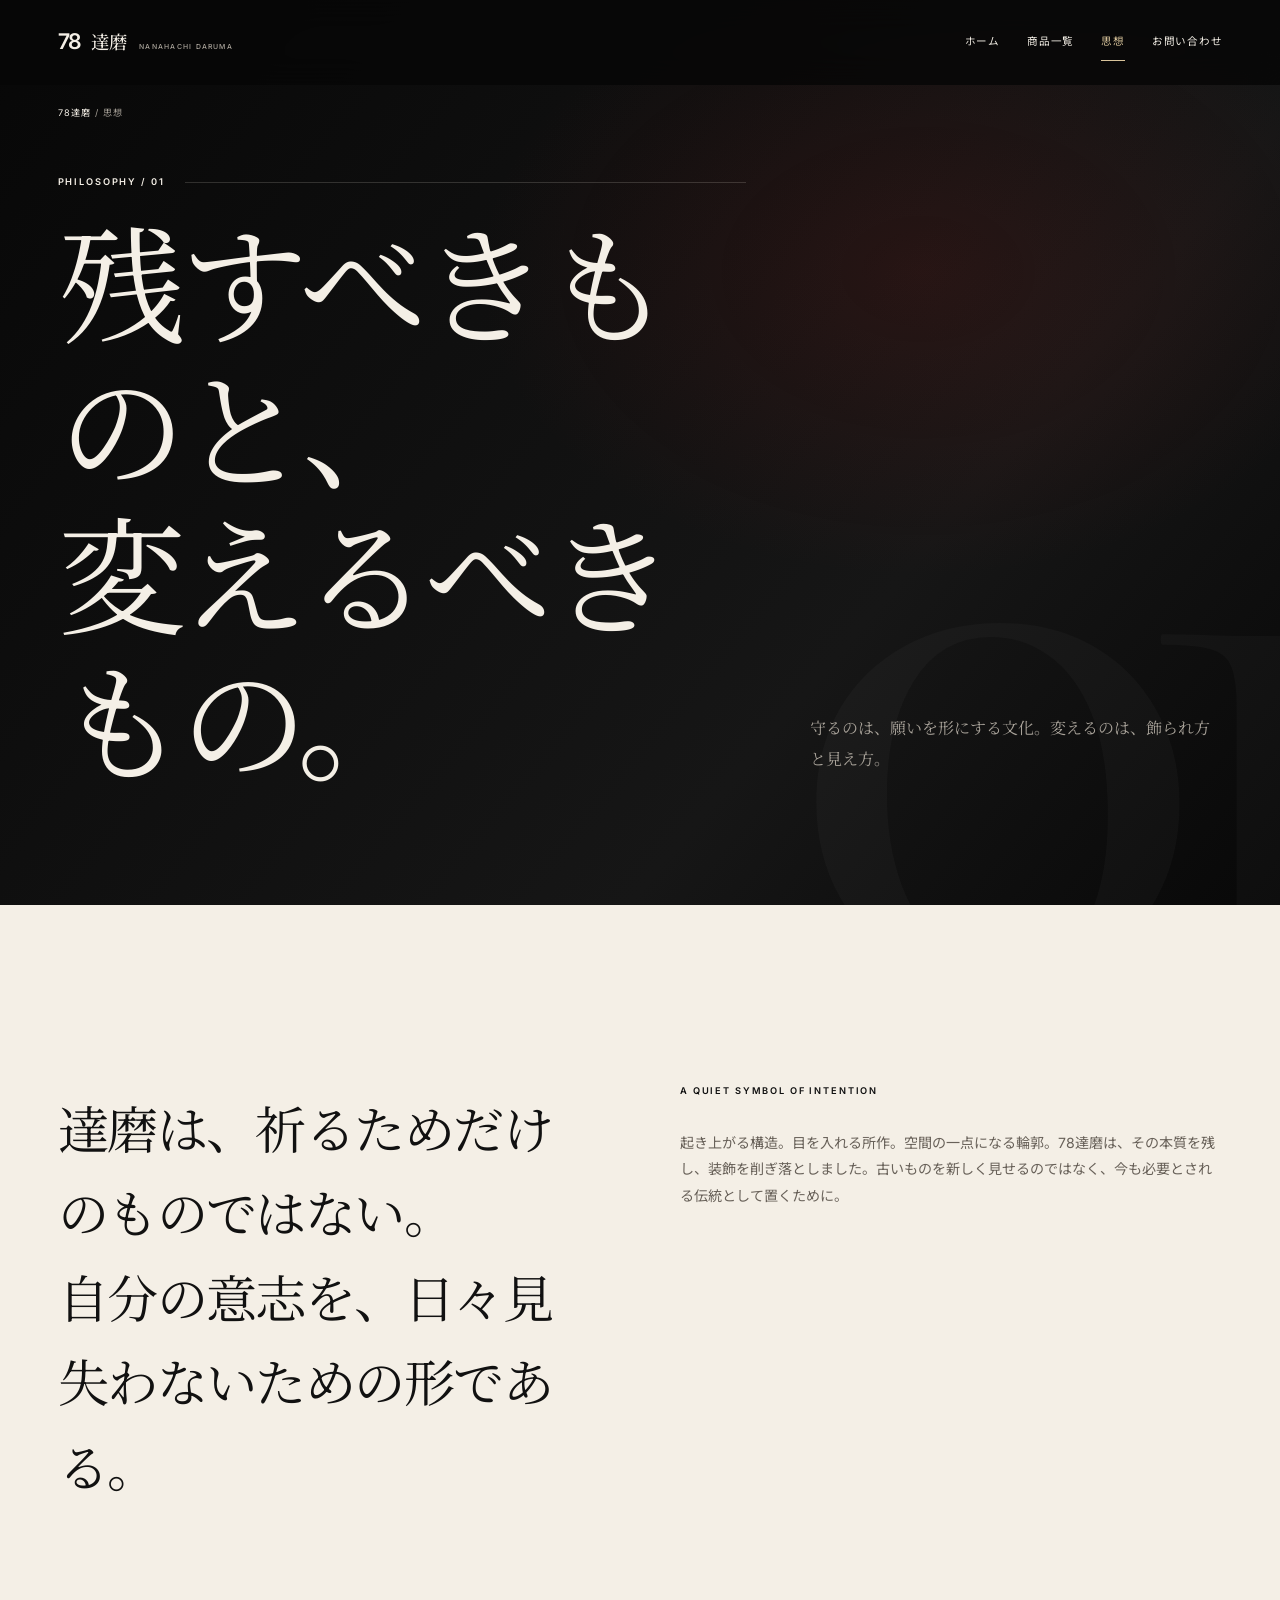
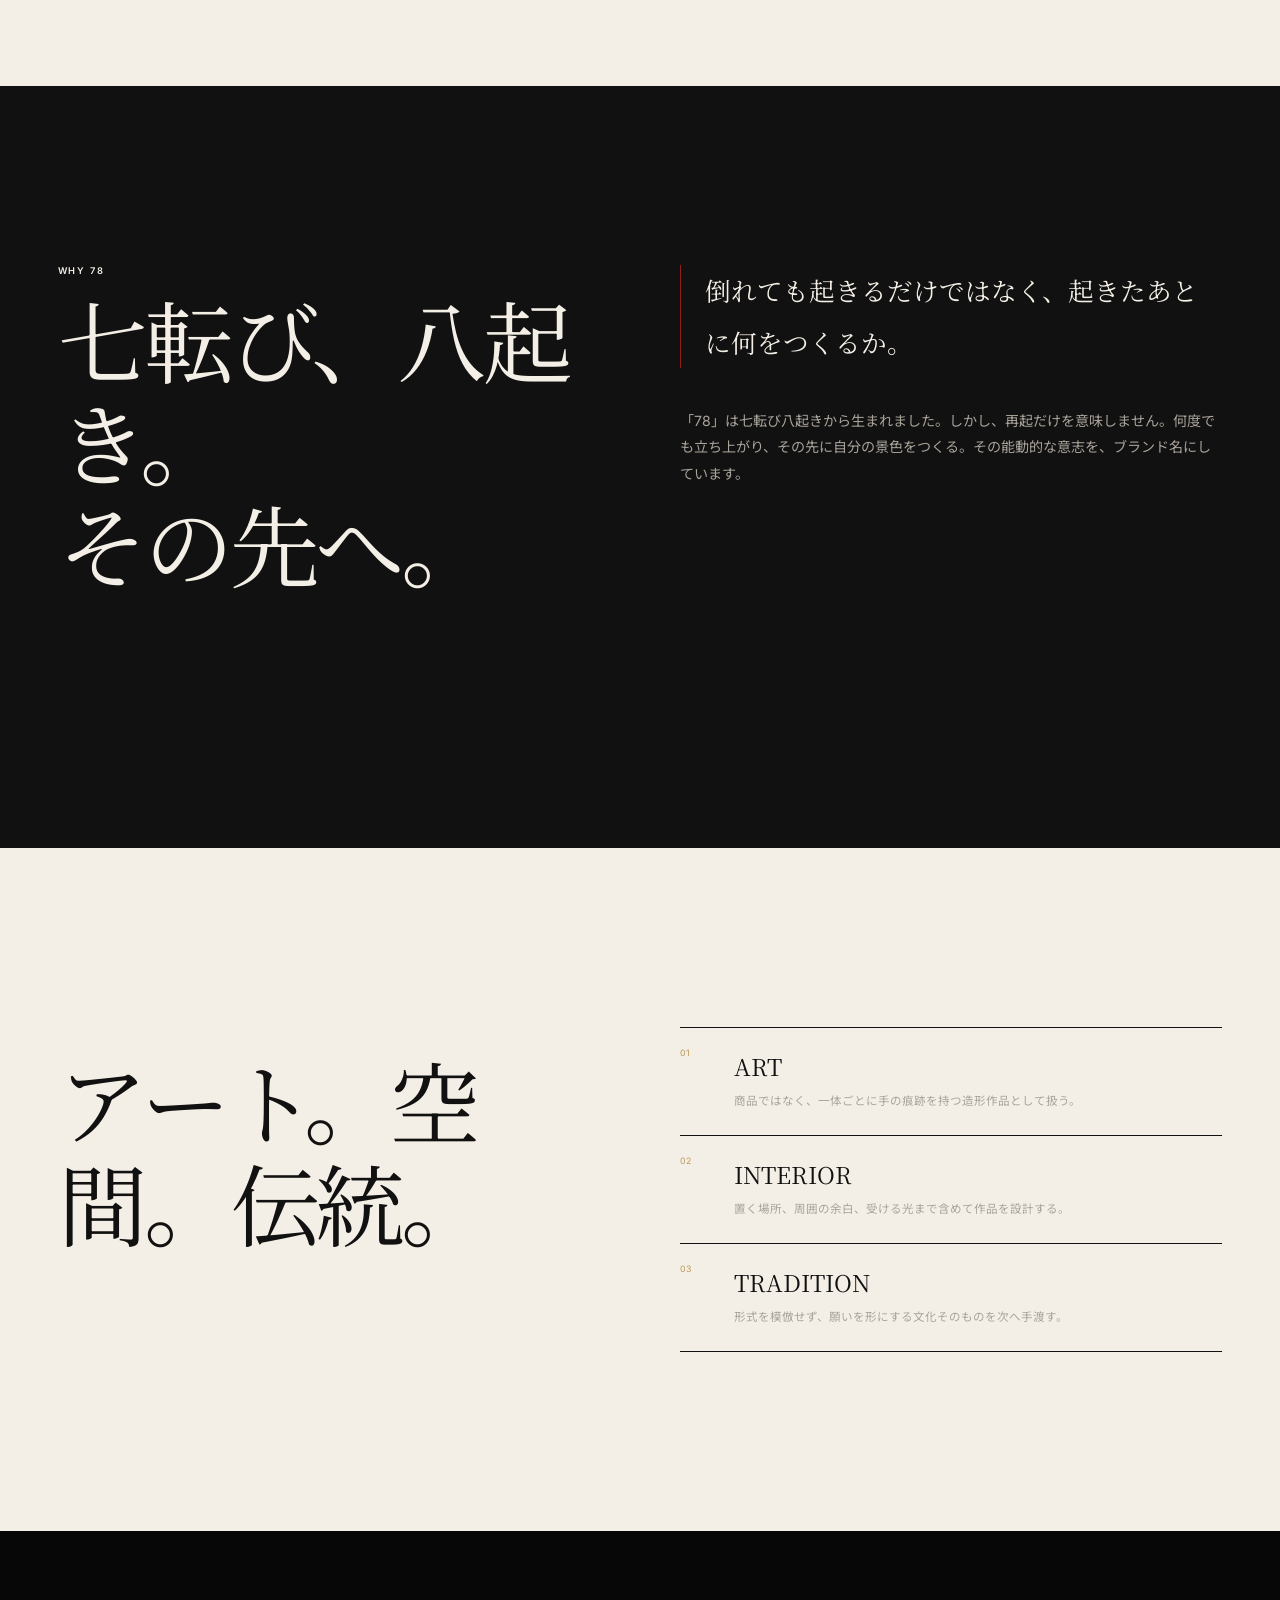
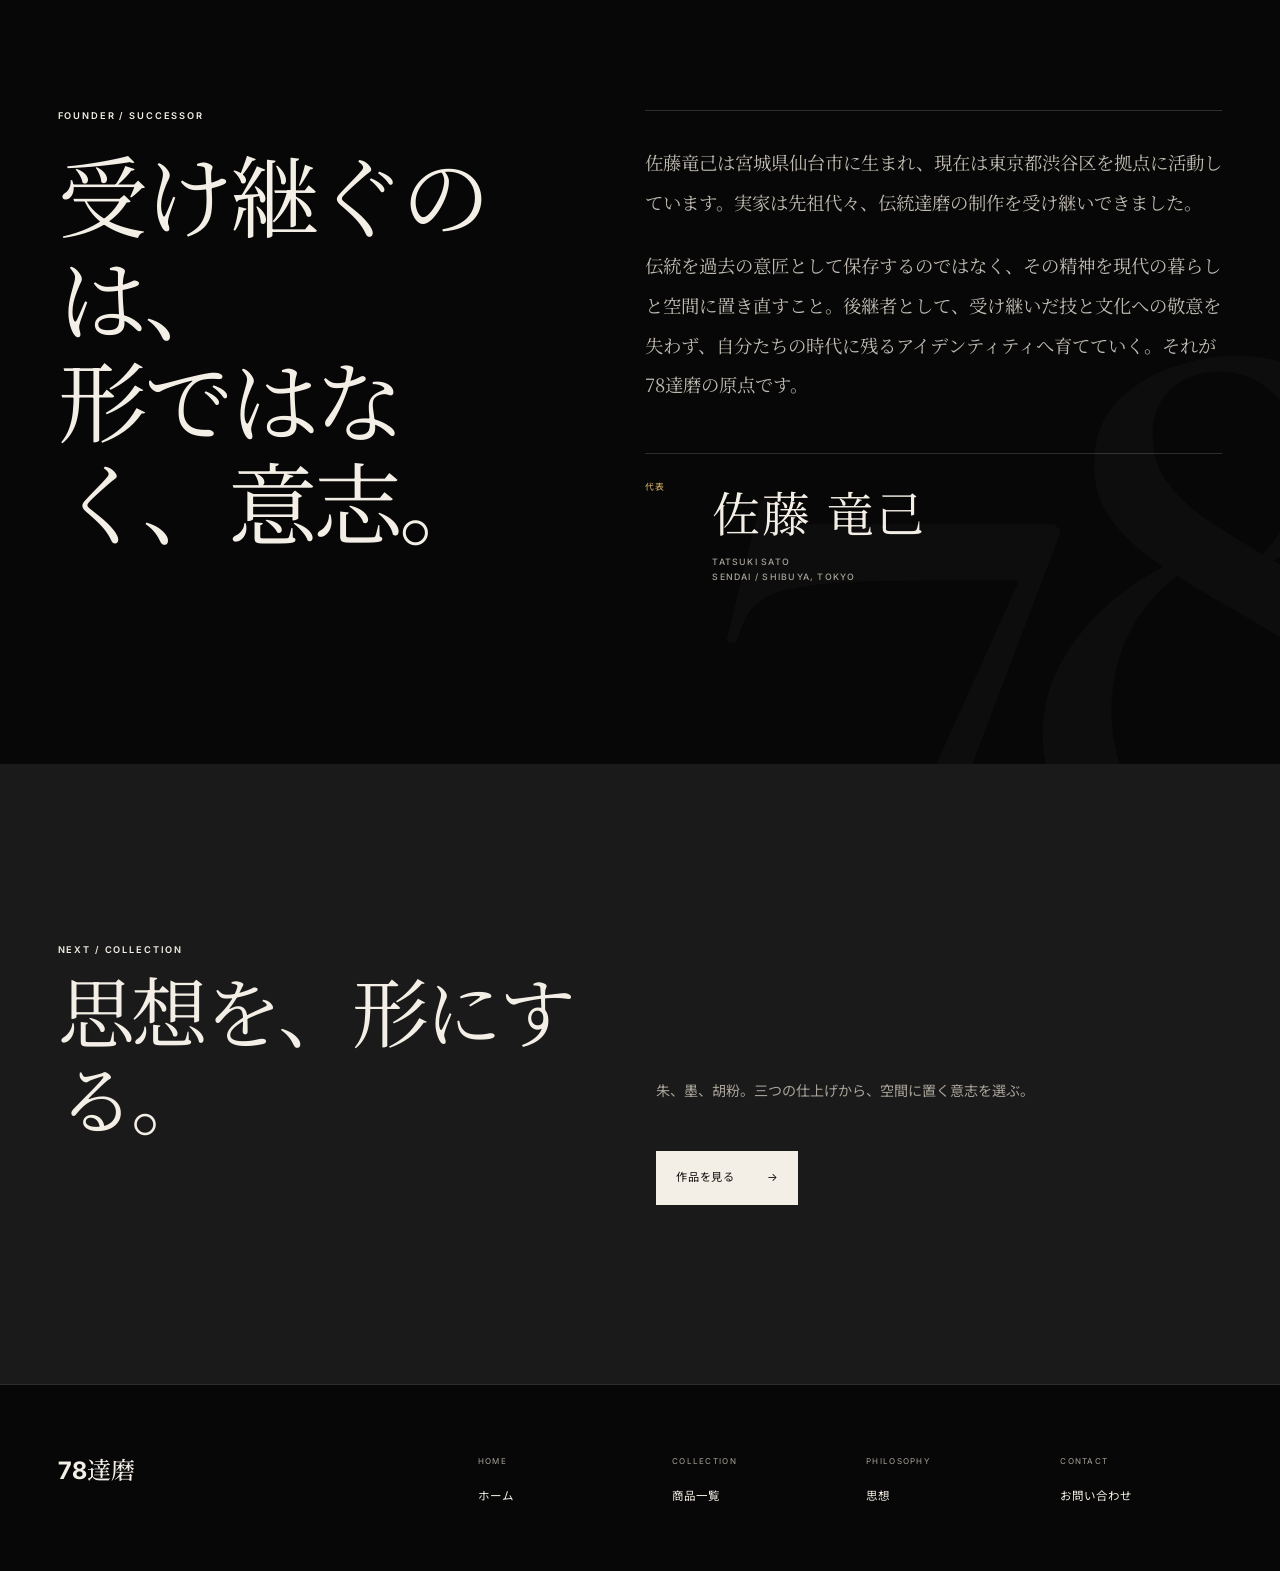
<file: philosophy.html>
<!doctype html>
<html lang="ja">
<head>
  <meta charset="utf-8"><meta name="viewport" content="width=device-width,initial-scale=1">
  <title>思想｜78達磨</title>
  <meta name="description" content="78達磨が守るもの、変えるもの。七転び八起きの文化を、現代の空間へ継ぐための思想。">
  <link rel="stylesheet" href="assets/pages.css"><link rel="stylesheet" href="assets/philosophy.css">
</head>
<body>
  <a class="skip" href="#main">本文へ移動</a>
  <header class="header"><div class="header-inner">
    <a class="logo" href="index.html"><b>78</b>達磨 <small>NANAHACHI DARUMA</small></a>
    <nav class="desktop-nav" aria-label="メインナビゲーション"><a href="index.html">ホーム</a><a href="collection.html">商品一覧</a><a aria-current="page" href="philosophy.html">思想</a><a href="contact.html">お問い合わせ</a></nav>
    <button class="menu-button" type="button" aria-expanded="false" aria-controls="mobile-menu" aria-label="メニューを開く"><span></span><span></span></button>
  </div></header>
  <div class="mobile-menu" id="mobile-menu" aria-hidden="true"><nav><a href="index.html">ホーム <span>01</span></a><a href="collection.html">商品一覧 <span>02</span></a><a aria-current="page" href="philosophy.html">思想 <span>03</span></a><a href="contact.html">お問い合わせ <span>04</span></a></nav></div>

  <main id="main">
    <section class="page-hero" data-index="01" style="--hero-glow:rgba(143,29,24,.16)">
      <nav class="breadcrumb" aria-label="パンくず"><a href="index.html">78達磨</a> / 思想</nav>
      <div class="wrap hero-grid">
        <div><div class="intro-line label">PHILOSOPHY / 01</div><h1 class="display">残すべきものと、<br>変えるべきもの。</h1></div>
        <p class="lede">守るのは、願いを形にする文化。変えるのは、飾られ方と見え方。</p>
      </div>
    </section>

    <section class="statement section">
      <div class="wrap statement-grid">
        <blockquote data-reveal>達磨は、祈るためだけのものではない。<br>自分の意志を、日々見失わないための形である。</blockquote>
        <div data-reveal><p class="label">A QUIET SYMBOL OF INTENTION</p><p class="body-copy" style="margin-top:2rem">起き上がる構造。目を入れる所作。空間の一点になる輪郭。78達磨は、その本質を残し、装飾を削ぎ落としました。古いものを新しく見せるのではなく、今も必要とされる伝統として置くために。</p></div>
      </div>
    </section>

    <section class="dark section">
      <div class="wrap two-col">
        <div data-reveal><p class="label">WHY 78</p><h2 class="display heading">七転び、八起き。<br>その先へ。</h2></div>
        <div data-reveal><p class="quote">倒れても起きるだけではなく、起きたあとに何をつくるか。</p><p class="body-copy" style="margin-top:2.5rem">「78」は七転び八起きから生まれました。しかし、再起だけを意味しません。何度でも立ち上がり、その先に自分の景色をつくる。その能動的な意志を、ブランド名にしています。</p></div>
      </div>
    </section>

    <section class="ivory section">
      <div class="wrap two-col">
        <div data-reveal><p class="label">THREE PRINCIPLES</p><h2 class="display heading">アート。空間。伝統。</h2></div>
        <div class="rule-list" data-reveal>
          <article class="rule"><span>01</span><div><h3>ART</h3><p>商品ではなく、一体ごとに手の痕跡を持つ造形作品として扱う。</p></div></article>
          <article class="rule"><span>02</span><div><h3>INTERIOR</h3><p>置く場所、周囲の余白、受ける光まで含めて作品を設計する。</p></div></article>
          <article class="rule"><span>03</span><div><h3>TRADITION</h3><p>形式を模倣せず、願いを形にする文化そのものを次へ手渡す。</p></div></article>
        </div>
      </div>
    </section>

    <section class="founder section">
      <div class="wrap founder-grid">
        <div class="founder-heading" data-reveal>
          <p class="label">FOUNDER / SUCCESSOR</p>
          <h2 class="display heading">受け継ぐのは、<br>形ではなく、意志。</h2>
        </div>
        <div class="founder-story" data-reveal>
          <p>佐藤竜己は宮城県仙台市に生まれ、現在は東京都渋谷区を拠点に活動しています。実家は先祖代々、伝統達磨の制作を受け継いできました。</p>
          <p>伝統を過去の意匠として保存するのではなく、その精神を現代の暮らしと空間に置き直すこと。後継者として、受け継いだ技と文化への敬意を失わず、自分たちの時代に残るアイデンティティへ育てていく。それが78達磨の原点です。</p>
          <div class="founder-profile">
            <span>代表</span>
            <div><strong>佐藤 竜己</strong><small>TATSUKI SATO<br>SENDAI / SHIBUYA, TOKYO</small></div>
          </div>
        </div>
      </div>
    </section>

    <section class="charcoal section"><div class="wrap next" data-reveal><div><p class="label">NEXT / COLLECTION</p><h2 class="display">思想を、形にする。</h2></div><div><p class="body-copy">朱、墨、胡粉。三つの仕上げから、空間に置く意志を選ぶ。</p><a class="btn btn--light" href="collection.html" style="margin-top:2rem">作品を見る <span>→</span></a></div></div></section>
  </main>
  <footer class="footer"><div class="footer-grid"><p class="footer-logo"><b>78</b>達磨</p><div class="footer-links"><div><strong>HOME</strong><a href="index.html">ホーム</a></div><div><strong>COLLECTION</strong><a href="collection.html">商品一覧</a></div><div><strong>PHILOSOPHY</strong><a href="philosophy.html">思想</a></div><div><strong>CONTACT</strong><a href="contact.html">お問い合わせ</a></div></div></div></footer>
  <script src="assets/pages.js"></script>
</body></html>
</file>
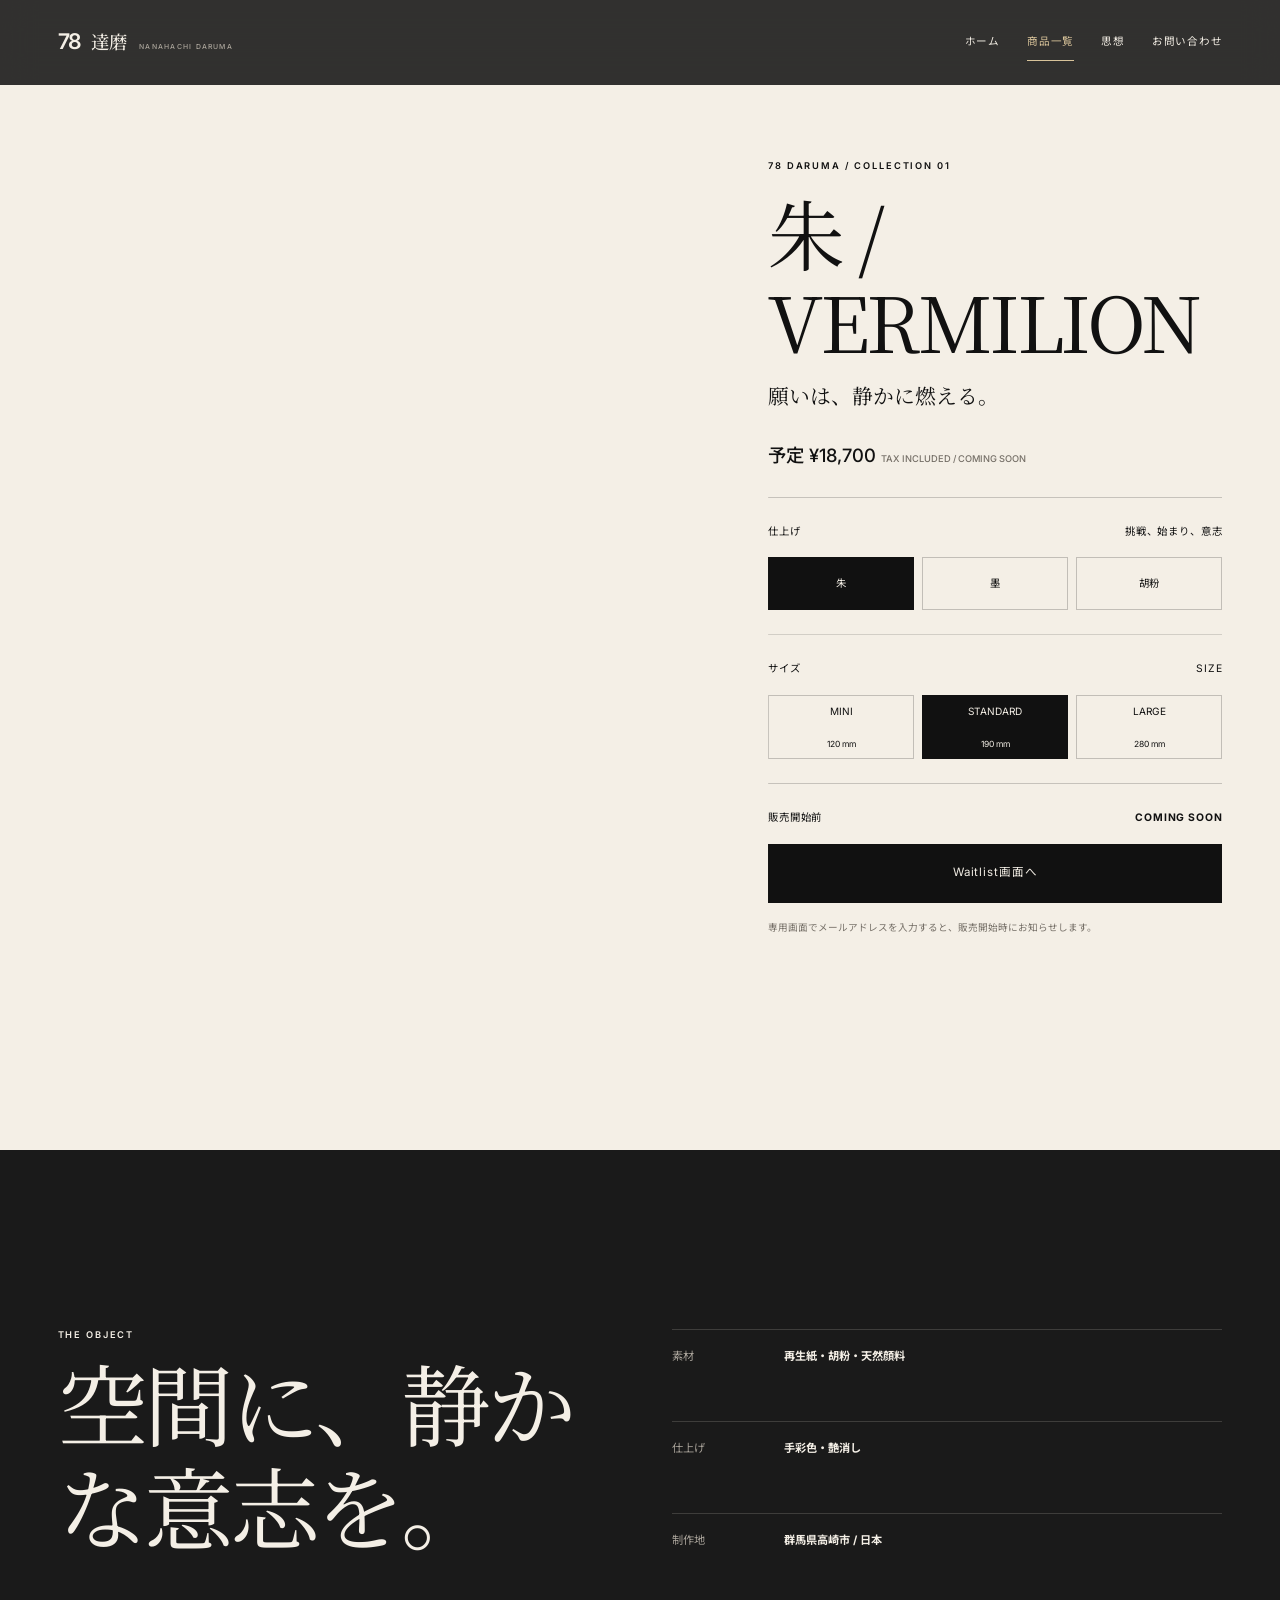
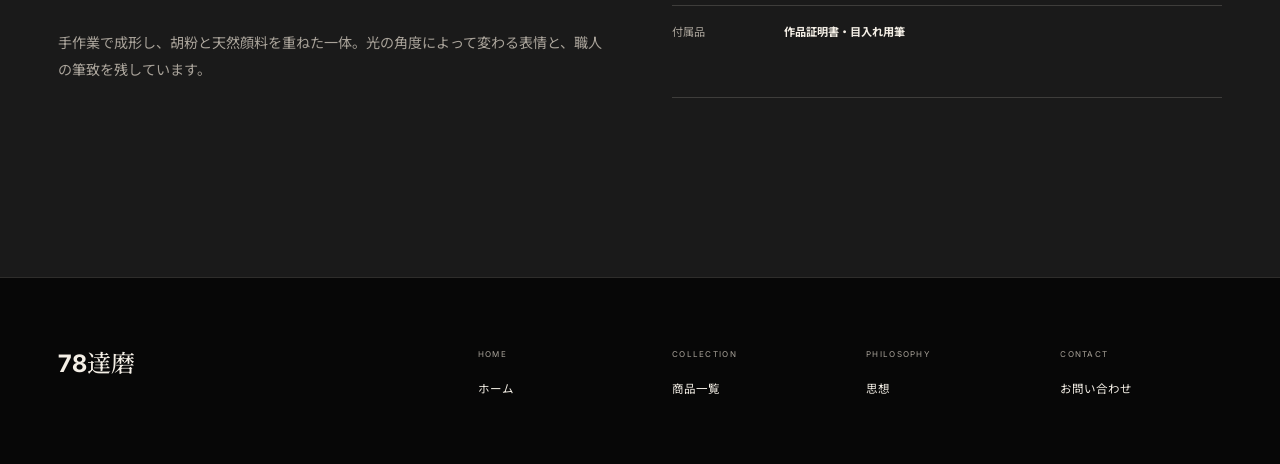
<file: product.html>
<!doctype html>
<html lang="ja">
<head><meta charset="utf-8"><meta name="viewport" content="width=device-width,initial-scale=1"><title>作品詳細｜78達磨</title><meta name="description" content="78達磨 Collection 01の作品詳細。朱、墨、胡粉の仕上げとサイズをご覧いただけます。"><link rel="stylesheet" href="assets/pages.css"><link rel="stylesheet" href="assets/product.css"></head>
<body>
  <a class="skip" href="#main">本文へ移動</a>
  <header class="header"><div class="header-inner"><a class="logo" href="index.html"><b>78</b>達磨 <small>NANAHACHI DARUMA</small></a><nav class="desktop-nav" aria-label="メインナビゲーション"><a href="index.html">ホーム</a><a aria-current="page" href="collection.html">商品一覧</a><a href="philosophy.html">思想</a><a href="contact.html">お問い合わせ</a></nav><button class="menu-button" type="button" aria-expanded="false" aria-controls="mobile-menu" aria-label="メニューを開く"><span></span><span></span></button></div></header>
  <div class="mobile-menu" id="mobile-menu" aria-hidden="true"><nav><a href="index.html">ホーム <span>01</span></a><a aria-current="page" href="collection.html">商品一覧 <span>02</span></a><a href="philosophy.html">思想 <span>03</span></a><a href="contact.html">お問い合わせ <span>04</span></a></nav></div>
  <main id="main">
    <section class="product-main"><div class="wrap product-grid">
      <div class="product-visual"><span class="product-index" id="product-index">COLLECTION 01 / 01</span><img class="product-photo" id="product-image" src="assets/images/vermilion-object.jpg" srcset="assets/images/vermilion-object-760.jpg 760w, assets/images/vermilion-object.jpg 1300w" sizes="(min-width: 1024px) 55vw, 100vw" width="1300" height="1300" alt="深い朱の78達磨" fetchpriority="high"></div>
      <div class="product-info"><p class="label">78 DARUMA / COLLECTION 01</p><h1 class="display" id="product-name">朱 / VERMILION</h1><p class="product-copy" id="product-copy">願いは、静かに燃える。</p><p class="product-price"><span id="price">予定 ¥18,700</span> <small>TAX INCLUDED / COMING SOON</small></p>
        <div class="option"><div class="option-title"><span>仕上げ</span><span id="meaning">挑戦、始まり、意志</span></div><div class="finish-options"><button class="choice" data-finish="vermilion" aria-pressed="true">朱</button><button class="choice" data-finish="sumi" aria-pressed="false">墨</button><button class="choice" data-finish="gofun" aria-pressed="false">胡粉</button></div></div>
        <div class="option"><div class="option-title"><span>サイズ</span><span>SIZE</span></div><div class="size-options"><label class="size-choice"><input type="radio" name="size" value="mini">MINI<small>120 mm</small></label><label class="size-choice"><input type="radio" name="size" value="standard" checked>STANDARD<small>190 mm</small></label><label class="size-choice"><input type="radio" name="size" value="large">LARGE<small>280 mm</small></label></div></div>
        <div class="option"><div class="option-title"><span>販売開始前</span><strong>COMING SOON</strong></div><a class="launch-button" href="waitlist.html">Waitlist画面へ</a><p class="shipping-note">専用画面でメールアドレスを入力すると、販売開始時にお知らせします。</p></div>
      </div>
    </div></section>
    <section class="product-details section"><div class="wrap detail-grid"><div data-reveal><p class="label">THE OBJECT</p><h2 class="display heading">空間に、静かな意志を。</h2><p class="body-copy">手作業で成形し、胡粉と天然顔料を重ねた一体。光の角度によって変わる表情と、職人の筆致を残しています。</p></div><div class="details-list" data-reveal><div class="detail-row"><span>素材</span><strong>再生紙・胡粉・天然顔料</strong></div><div class="detail-row"><span>仕上げ</span><strong>手彩色・艶消し</strong></div><div class="detail-row"><span>制作地</span><strong>群馬県高崎市 / 日本</strong></div><div class="detail-row"><span>付属品</span><strong>作品証明書・目入れ用筆</strong></div></div></div></section>
  </main>
  <footer class="footer"><div class="footer-grid"><p class="footer-logo"><b>78</b>達磨</p><div class="footer-links"><div><strong>HOME</strong><a href="index.html">ホーム</a></div><div><strong>COLLECTION</strong><a href="collection.html">商品一覧</a></div><div><strong>PHILOSOPHY</strong><a href="philosophy.html">思想</a></div><div><strong>CONTACT</strong><a href="contact.html">お問い合わせ</a></div></div></div></footer>
  <script src="assets/pages.js"></script><script src="assets/product.js"></script>
</body></html>
</file>
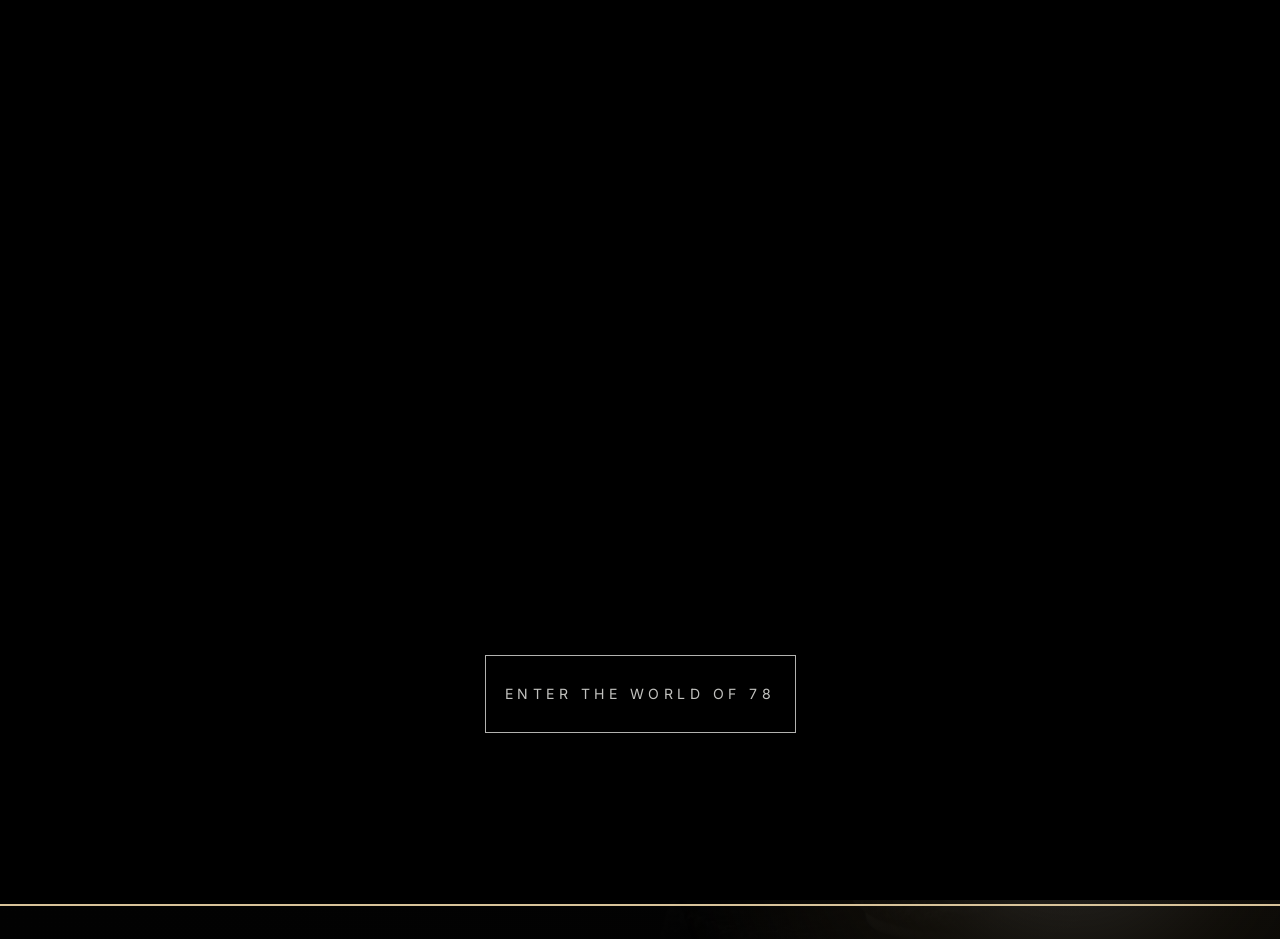
<file: waitlist.html>
<!doctype html>
<html lang="ja">
<head>
  <meta charset="utf-8"><meta name="viewport" content="width=device-width,initial-scale=1">
  <title>Waitlist｜78達磨</title>
  <meta name="description" content="78達磨の販売開始通知を受け取るWaitlist画面。メールアドレスだけで登録できます。">
  <meta name="theme-color" content="#020202">
  <script>(()=>{try{const f=new URLSearchParams(location.search).get("intro")==="1";document.documentElement.classList.add(!f&&sessionStorage.getItem("78-waitlist-entry-viewed")==="true"?"entry-viewed":"entry-pending")}catch{document.documentElement.classList.add("entry-pending")}})();</script>
  <style>html.entry-pending,html.entry-pending body{background:#000;overflow:hidden}.entry-intro{position:fixed;z-index:9999;inset:0;background:#000}</style>
  <link rel="stylesheet" href="assets/pages.css"><link rel="stylesheet" href="assets/entry-intro.css"><link rel="stylesheet" href="assets/waitlist.css">
</head>
<body class="waitlist-body">
  <div class="entry-intro" id="entry-intro" data-entry-key="78-waitlist-entry-viewed" role="button" tabindex="0" aria-label="Enter the world of 78">
    <div class="entry-intro__inner">
      <div class="entry-intro__media" aria-hidden="true">
        <video class="entry-intro__video" autoplay muted playsinline preload="auto" width="720" height="720" disablepictureinpicture>
          <source src="public/videos/logo78-luxury.mp4" type="video/mp4">
        </video>
        <img class="entry-intro__poster" src="public/videos/logo78-luxury-poster.jpg" width="720" height="720" alt="" aria-hidden="true" decoding="async">
      </div>
      <span class="entry-intro__enter">ENTER THE WORLD OF 78</span>
    </div>
  </div>
  <main class="waitlist-screen" id="main">
    <a class="waitlist-back" href="index.html" aria-label="ホームへ戻る">78達磨</a>
    <a class="waitlist-replay" href="waitlist.html?intro=1" aria-label="オープニングを再生する">OPENING</a>
    <section class="waitlist-stage" aria-labelledby="waitlist-title">
      <div class="waitlist-aura" aria-hidden="true"></div>
      <img class="waitlist-object" src="assets/images/gofun-78-object.jpg" srcset="assets/images/gofun-78-object-760.jpg 760w, assets/images/gofun-78-object.jpg 1254w" sizes="(min-width: 768px) 44vw, 88vw" width="1254" height="1254" alt="">
      <div class="waitlist-panel">
        <p class="waitlist-kicker">FIRST DROP / COMING SOON</p>
        <h1 class="waitlist-title" id="waitlist-title">その一体が、<br>空間を変える日。</h1>
        <p class="waitlist-copy">販売開始の合図を、最初に。メールアドレスだけを残してください。</p>
        <form class="waitlist-entry" data-waitlist-form data-item="launch" aria-label="Waitlist登録フォーム">
          <label class="waitlist-email">
            <span>EMAIL ADDRESS</span>
            <input required type="email" name="email" autocomplete="email" inputmode="email" placeholder="you@example.com" aria-label="メールアドレス">
          </label>
          <button class="waitlist-enter" type="submit" aria-label="Waitlistに登録する">→</button>
          <p class="waitlist-message" role="status" aria-live="polite"></p>
        </form>
      </div>
      <div class="waitlist-complete" tabindex="-1" aria-live="polite" aria-hidden="true">
        <p class="waitlist-kicker">WAITLIST CONFIRMED</p>
        <h2 class="waitlist-complete__title">登録が完了しました。</h2>
        <p class="waitlist-complete__copy">販売開始の準備が整い次第、<span data-waitlist-email></span> へ優先してお知らせします。</p>
        <p class="waitlist-complete__note">確認メールをお送りしました。届かない場合は、迷惑メールフォルダもご確認ください。</p>
      </div>
    </section>
  </main>
  <script src="assets/entry-intro.js"></script><script src="assets/waitlist-config.js"></script><script src="assets/waitlist.js"></script>
</body>
</html>
</file>
<file: assets/pages.css>
@import url('https://fonts.googleapis.com/css2?family=Cormorant+Garamond:wght@400;500;600&family=Inter:wght@400;500;600&family=Noto+Sans+JP:wght@400;500&family=Noto+Serif+JP:wght@400;500;600&display=swap');

:root{
  --void:#070707;--ink:#111;--charcoal:#1a1a1a;--graphite:#292929;
  --ivory:#f4efe6;--warm:#faf7f0;--muted:#a9a39a;--line:rgba(244,239,230,.16);
  --vermilion:#8f1d18;--red:#5e1412;--gold:#b99a5b;--champagne:#d8c39a;
  --blue:#52616f;--green:#5f6f52;--porcelain:#e8e1d4;
  --serif:"Noto Serif JP","Yu Mincho",serif;--display:"Cormorant Garamond","Noto Serif JP",serif;
  --sans:"Inter","Noto Sans JP",sans-serif;--max:88rem;--gutter:clamp(1.25rem,4.5vw,5rem);
  --section:clamp(5.5rem,14vw,13rem);--ease:cubic-bezier(.16,1,.3,1);
  --motion-out:cubic-bezier(.16,1,.3,1);--motion-inout:cubic-bezier(.76,0,.24,1)
}
*,*::before,*::after{box-sizing:border-box}
html{scroll-behavior:smooth}
body{margin:0;overflow-x:hidden;background:var(--void);color:var(--ivory);font:400 clamp(.88rem,1.1vw,.95rem)/1.9 var(--sans);text-rendering:optimizeLegibility;-webkit-tap-highlight-color:transparent}
body.menu-open{overflow:hidden}
.js body::before{content:"";position:fixed;z-index:200;inset:0;transform:translate3d(0,0,0);background:var(--void);pointer-events:none;transition:transform .9s var(--motion-inout)}
.js.page-ready body::before{transform:translate3d(0,-100%,0)}.js.page-leaving body::before{transform:translate3d(0,0,0);transition-duration:.62s}
a{color:inherit;text-decoration:none}button,input,textarea,select{font:inherit;color:inherit}button{cursor:pointer}a,button,label{touch-action:manipulation}
svg,img{display:block;max-width:100%}h1,h2,h3,p{margin-top:0}
::selection{background:var(--vermilion);color:var(--ivory)}
:focus-visible{outline:2px solid var(--champagne);outline-offset:4px}
.skip{position:fixed;z-index:100;top:.5rem;left:.5rem;transform:translateY(-180%);padding:.7rem 1rem;background:var(--ivory);color:var(--ink)}.skip:focus{transform:none}
.wrap{width:min(calc(100% - var(--gutter) - var(--gutter)),var(--max));margin-inline:auto}
.section{padding-block:var(--section)}
.label{font:600 .58rem/1.4 var(--sans);letter-spacing:.2em;text-transform:uppercase}
.display{font-family:var(--serif);font-weight:400;letter-spacing:-.045em;line-height:1.14}
.display-en{font-family:var(--display);font-weight:400}
.heading{max-width:14ch;font-size:clamp(2.3rem,10vw,6.5rem)}
.body-copy{max-width:38rem;color:var(--muted)}
.btn{position:relative;display:inline-flex;min-height:3.35rem;align-items:center;justify-content:space-between;gap:2rem;border:1px solid currentColor;padding:.75rem 1.2rem;font-size:.7rem;letter-spacing:.06em;transition:transform .45s var(--ease),background-color .45s,color .45s}
.btn--light{background:var(--ivory);color:var(--ink);border-color:var(--ivory)}.btn--dark{background:var(--ink);color:var(--ivory);border-color:var(--ink)}
.btn::after{content:"";position:absolute;right:1.2rem;bottom:.6rem;left:1.2rem;height:1px;transform:scaleX(0);transform-origin:right;background:currentColor;transition:transform .55s var(--ease)}.btn:hover{transform:translateY(-1px)}.btn:hover::after{transform:scaleX(1);transform-origin:left}.btn:active{transform:translateY(0)}
.btns{display:flex;flex-wrap:wrap;gap:.7rem}
.header{position:fixed;z-index:50;inset:0 0 auto;padding-top:env(safe-area-inset-top);background:rgba(7,7,7,.82);border-bottom:1px solid transparent;backdrop-filter:blur(16px);transition:border-color .6s}
.header.scrolled{border-color:var(--line)}
.header-inner{display:flex;width:min(calc(100% - var(--gutter) - var(--gutter)),92rem);height:4.25rem;margin:auto;align-items:center;justify-content:space-between}.js .header-inner{opacity:0;transform:translate3d(0,-.5rem,0);transition:opacity .9s .32s var(--motion-out),transform .9s .32s var(--motion-out)}.js.page-ready .header-inner{opacity:1;transform:none}
.logo{display:flex;align-items:baseline;gap:.75rem;font:500 1.15rem/1 var(--serif)}.logo b{font:600 1.35rem/1 var(--sans);letter-spacing:-.08em}.logo small{display:none;font:500 .43rem/1 var(--sans);letter-spacing:.18em;color:var(--muted)}
.desktop-nav{display:none;gap:1.7rem}.desktop-nav a{position:relative;font-size:.66rem;letter-spacing:.07em}.desktop-nav a::after{content:"";position:absolute;right:0;bottom:-.55rem;left:0;height:1px;transform:scaleX(0);transform-origin:right;background:currentColor;transition:transform .55s var(--ease)}.desktop-nav a:hover::after,.desktop-nav a[aria-current="page"]::after{transform:scaleX(1);transform-origin:left}.desktop-nav a[aria-current="page"]{color:var(--champagne)}
.menu-button{display:grid;width:2.8rem;height:2.8rem;place-content:center;border:0;background:transparent}.menu-button span{width:1.3rem;height:1px;margin:.23rem;background:currentColor;transition:transform .5s}.menu-button[aria-expanded="true"] span:first-child{transform:translateY(4px) rotate(45deg)}.menu-button[aria-expanded="true"] span:last-child{transform:translateY(-4px) rotate(-45deg)}
.mobile-menu{position:fixed;z-index:80;inset:0;display:grid;align-content:center;visibility:hidden;opacity:0;padding:env(safe-area-inset-top) 0 env(safe-area-inset-bottom);background:var(--void);transition:opacity .8s,visibility .8s}.mobile-menu.open{visibility:visible;opacity:1}
.mobile-menu nav{width:min(calc(100% - var(--gutter) - var(--gutter)),60rem);margin:auto}.mobile-menu a{display:flex;justify-content:space-between;border-bottom:1px solid var(--line);padding:1rem 0;font:400 clamp(1.2rem,6vw,2.3rem)/1.4 var(--serif);opacity:0;transform:translateY(1.2rem);transition:opacity .75s var(--ease),transform .75s var(--ease)}.mobile-menu.open a{opacity:1;transform:none}.mobile-menu.open a:nth-child(2){transition-delay:.07s}.mobile-menu.open a:nth-child(3){transition-delay:.14s}.mobile-menu.open a:nth-child(4){transition-delay:.21s}.mobile-menu span{font:.52rem/1 var(--sans);color:var(--muted)}
.page-hero{position:relative;min-height:88svh;display:grid;align-items:end;overflow:hidden;padding:7.5rem 0 4.5rem;background:radial-gradient(ellipse at 72% 30%,var(--hero-glow,rgba(143,29,24,.18)),transparent 34%),linear-gradient(130deg,#070707,#161616 68%,#080808)}
.page-hero::after{content:attr(data-index);position:absolute;right:-.05em;bottom:-.26em;color:rgba(244,239,230,.025);font:500 min(72vw,55rem)/1 var(--display);letter-spacing:-.1em}
.hero-line{display:block;overflow:hidden;padding-bottom:.08em;margin-bottom:-.08em}.js .hero-line>span{display:block;transform:translate3d(0,112%,0);transition:transform 1.1s var(--motion-out)}.js.page-ready .hero-line>span{transform:none}.js .hero-line:nth-child(1)>span{transition-delay:.34s}.js .hero-line:nth-child(2)>span{transition-delay:.43s}.js .hero-line:nth-child(3)>span{transition-delay:.52s}
.js .page-hero .breadcrumb,.js .page-hero .intro-line,.js .page-hero .lede{opacity:0;transform:translate3d(0,.8rem,0);transition:opacity .9s var(--motion-out),transform .9s var(--motion-out)}.js.page-ready .page-hero .breadcrumb,.js.page-ready .page-hero .intro-line,.js.page-ready .page-hero .lede{opacity:1;transform:none}.js .page-hero .breadcrumb{transition-delay:.25s}.js .page-hero .intro-line{transition-delay:.32s}.js .page-hero .lede{transition-delay:.58s}
.hero-grid{position:relative;z-index:2;display:grid;gap:2.5rem}.page-hero h1{max-width:11ch;margin:1.1rem 0 0;font-size:clamp(3.05rem,13.5vw,10rem)}.page-hero .lede{max-width:36rem;color:var(--muted);font-family:var(--serif);font-size:1rem;line-height:1.9}
.breadcrumb{position:absolute;z-index:3;top:5.35rem;left:var(--gutter);font-size:.57rem;letter-spacing:.12em;color:var(--muted)}.breadcrumb a{color:var(--ivory)}
.intro-line{display:grid;grid-template-columns:auto 1fr;gap:1.3rem;align-items:center}.intro-line::after{content:"";height:1px;background:var(--line)}
.statement{background:var(--ivory);color:var(--ink)}.statement-grid,.two-col{display:grid;gap:4rem}.statement blockquote{margin:0;font:400 clamp(1.7rem,4vw,3.4rem)/1.65 var(--serif);letter-spacing:-.03em}.statement .body-copy{color:#686159}
.dark{background:var(--ink)}.charcoal{background:var(--charcoal)}.ivory{background:var(--ivory);color:var(--ink)}.ivory .body-copy{color:#686159}
.rule-list{display:grid;border-top:1px solid currentColor}.rule{display:grid;grid-template-columns:2.35rem 1fr;gap:1rem;border-bottom:1px solid currentColor;padding:1.35rem 0}.rule>span{font:.55rem/1 var(--sans);color:var(--gold)}.rule h3{margin:0 0 .45rem;font:400 clamp(1.05rem,2vw,1.45rem)/1.5 var(--serif)}.rule p{margin:0;color:var(--muted);font-size:.72rem}
.visual-stage{position:relative;min-height:32rem;overflow:hidden;border:1px solid var(--line);background:radial-gradient(ellipse at 50% 28%,var(--stage-glow,#303030),#111 49%,#070707 100%)}
.visual-stage::after{content:"";position:absolute;right:10%;bottom:12%;left:10%;height:1px;background:var(--line)}
.visual-stage .daruma{position:absolute;z-index:2;right:20%;bottom:10%;width:60%;--local-color:var(--object-color,var(--vermilion));--local-ornament:var(--gold);filter:drop-shadow(0 42px 38px rgba(0,0,0,.75))}
.daruma .body{fill:var(--local-color)}.daruma .ornament{stroke:var(--local-ornament)}.daruma .edge{opacity:.25}
.gallery-grid{display:grid;gap:1px;background:var(--line)}.gallery-item{position:relative;min-height:31.5rem;overflow:hidden;padding:1.15rem;background:#090909;display:grid;align-content:end}.gallery-item::before{content:"";position:absolute;z-index:1;inset:0;background:linear-gradient(180deg,transparent 46%,rgba(5,5,5,.18) 62%,rgba(5,5,5,.92) 100%);pointer-events:none}.gallery-item>img{position:absolute;inset:-4%;width:108%;height:108%;max-width:none;object-fit:cover;transform:translate3d(0,var(--media-y,0),0) scale(var(--media-scale,1.02));transition:transform 1.4s var(--motion-out),filter 1.2s var(--motion-out);filter:saturate(.86) contrast(1.03)}.gallery-item:hover>img{--media-scale:1.045;filter:saturate(.96) contrast(1.04)}.exhibit-label{position:relative;z-index:2;display:grid;grid-template-columns:1fr auto;gap:.75rem;border-top:1px solid var(--line);padding-top:1rem}.exhibit-label h2,.exhibit-label h3{margin:0;font:400 1.2rem/1.5 var(--serif)}.exhibit-label p{margin:.25rem 0 0;color:var(--muted);font-size:.68rem}.price{font:.7rem/1.6 var(--sans)}
.timeline{display:grid;border-top:1px solid var(--line)}.timeline-item{display:grid;grid-template-columns:2.5rem 1fr;gap:1rem;border-bottom:1px solid var(--line);padding:1.6rem 0}.timeline-item>span{font:.55rem/1 var(--sans);color:var(--gold)}.timeline-item h2,.timeline-item h3{margin:0 0 .7rem;font:400 clamp(1.35rem,3vw,2.4rem)/1.4 var(--serif)}.timeline-item p{max-width:35rem;margin:0;color:var(--muted)}
.scene-grid{display:grid;gap:1px;background:var(--line)}.scene{position:relative;min-height:28rem;overflow:hidden;background:var(--scene-bg,#141414)}.scene::before,.scene::after{content:"";position:absolute;background:var(--line)}.scene::before{right:10%;bottom:18%;left:10%;height:1px}.scene::after{right:10%;bottom:18%;width:30%;height:46%;border-top:1px solid var(--line);border-right:1px solid var(--line);background:transparent}.scene .daruma{position:absolute;right:18%;bottom:18%;width:27%;--local-color:var(--scene-color);--local-ornament:var(--gold);filter:drop-shadow(0 28px 24px rgba(0,0,0,.8))}.scene figcaption{position:absolute;bottom:1rem;left:1rem;font:.55rem/1.5 var(--sans);letter-spacing:.15em}
.quote{border-left:1px solid var(--vermilion);padding-left:1.5rem;font:400 clamp(1.15rem,2.5vw,1.6rem)/2 var(--serif)}
.form{display:grid;gap:1.6rem}.field{display:grid;gap:.55rem;font-size:.65rem;letter-spacing:.06em}.field input,.field textarea,.field select{width:100%;border:0;border-bottom:1px solid rgba(17,17,17,.28);border-radius:0;padding:.9rem .1rem;background:transparent;color:var(--ink);transition:border-color .4s,background-color .4s}.field input:focus,.field textarea:focus,.field select:focus{outline:0;border-color:var(--ink);background:rgba(185,154,91,.035)}.field textarea{min-height:8rem;resize:vertical}.form-grid{display:grid;gap:1.5rem}
.next{display:grid;gap:2rem;align-items:end}.next h2{max-width:12ch;font-size:clamp(2.5rem,6vw,5.6rem)}
.footer{padding:4.5rem var(--gutter) calc(3rem + env(safe-area-inset-bottom));background:var(--void);border-top:1px solid var(--line)}.footer-grid{display:grid;gap:3rem;width:min(100%,var(--max));margin:auto}.footer-logo{font:500 1.5rem/1 var(--serif)}.footer-logo b{font-family:var(--sans)}.footer-links{display:grid;grid-template-columns:repeat(2,minmax(0,1fr));gap:2rem}.footer-links strong{display:block;margin-bottom:.9rem;font:.5rem/1 var(--sans);letter-spacing:.16em;color:var(--muted)}.footer-links a{display:block;min-height:2.75rem;margin-top:.25rem;padding:.45rem 0;font-size:.72rem}
.motion-item{--motion-delay:0ms}.js .motion-copy{opacity:0;transform:translate3d(0,1.35rem,0);clip-path:inset(0 0 12% 0);transition:opacity .9s var(--motion-out) var(--motion-delay),transform 1.05s var(--motion-out) var(--motion-delay),clip-path 1.05s var(--motion-out) var(--motion-delay)}.js .motion-copy.is-in{opacity:1;transform:none;clip-path:inset(0)}
.js .motion-row{opacity:0;transform:translate3d(0,.85rem,0);transition:opacity .75s var(--motion-out) var(--motion-delay),transform .9s var(--motion-out) var(--motion-delay)}.js .motion-row.is-in{opacity:1;transform:none}
.js .motion-control{opacity:0;transform:translate3d(0,.55rem,0);transition:opacity .65s ease var(--motion-delay),transform .8s var(--motion-out) var(--motion-delay)}.js .motion-control.is-in{opacity:1;transform:none}
.js .motion-media{clip-path:inset(0 0 100% 0);transition:clip-path 1.15s var(--motion-inout) var(--motion-delay)}.js .motion-media.is-in{clip-path:inset(0)}.js .motion-media>img{scale:1.035;transition:scale 1.6s var(--motion-out) var(--motion-delay),transform 1.4s var(--motion-out),filter 1.2s var(--motion-out)}.js .motion-media.is-in>img{scale:1}
@media(max-width:23rem){.exhibit-label{grid-template-columns:1fr}.price{justify-self:start}}
@media(max-width:47.99rem){.btns .btn{width:100%}}
@media(min-width:48rem){.header-inner{height:4.8rem}.logo small{display:inline}.page-hero{min-height:100svh;padding:9rem 0 clamp(4rem,9vw,8rem)}.hero-grid{gap:4rem}.page-hero h1{font-size:clamp(3.5rem,8vw,7rem)}.heading{font-size:clamp(2.8rem,6vw,5rem)}.breadcrumb{top:6.5rem}.statement-grid,.two-col{gap:5rem}.hero-grid,.statement-grid,.two-col,.next{grid-template-columns:repeat(2,minmax(0,1fr))}.visual-stage{min-height:44rem}.gallery-grid{grid-template-columns:repeat(3,minmax(0,1fr))}.gallery-item{min-height:38rem;padding:1.3rem}.exhibit-label{gap:1rem}.exhibit-label h2,.exhibit-label h3{font-size:1.35rem}.timeline-item{grid-template-columns:4rem 1fr;gap:2rem;padding:2rem 0}.scene-grid{grid-template-columns:repeat(2,minmax(0,1fr))}.scene{min-height:36rem}.form-grid{grid-template-columns:repeat(2,minmax(0,1fr))}.footer-grid{grid-template-columns:1fr 2fr}.footer-links{grid-template-columns:repeat(4,minmax(0,1fr))}}
@media(min-width:64rem){.header-inner{height:5.25rem}.desktop-nav{display:flex}.menu-button{display:none}.page-hero{padding-top:11rem}.page-hero h1{font-size:clamp(4rem,10vw,10rem)}.heading{font-size:clamp(3.3rem,7vw,6.5rem)}.hero-grid{grid-template-columns:1.25fr .75fr;align-items:end}.scene-grid{grid-template-columns:repeat(3,minmax(0,1fr))}}
@media(prefers-reduced-motion:reduce){html{scroll-behavior:auto}*,*::before,*::after{transition-duration:.01ms!important;animation-duration:.01ms!important;animation-iteration-count:1!important}.js body::before{display:none}.js .header-inner,.js .page-hero .breadcrumb,.js .page-hero .intro-line,.js .page-hero .lede,.js .hero-line>span,.js .motion-item{opacity:1!important;transform:none!important;clip-path:none!important;scale:1!important}}
@media(hover:none){.btn:hover{transform:none}.gallery-item:hover>img{--media-scale:1.02;filter:saturate(.86) contrast(1.03)}}
</file>
<file: assets/home.css>
:root{
  --home-progress:0;--home-light:.02;--home-object-opacity:.03;
  --home-scale:1.22;--home-y:10px;--home-beam-x:27%;
  --home-vignette:.92;--home-contrast:1.24;--home-saturation:.42;--home-pedestal:0
}
.home-intro{height:350vh;background:var(--void)}
.home-stage{position:sticky;top:0;height:100vh;height:100svh;overflow:hidden;background:radial-gradient(ellipse 72% 54% at 54% 34%,rgba(78,70,58,.14),transparent 54%),radial-gradient(ellipse 54% 42% at 16% 16%,rgba(244,239,230,.045),transparent 62%),linear-gradient(#050505,#0a0a0a 64%,#111);isolation:isolate}
.home-stage::before{content:"";position:absolute;z-index:6;inset:0;pointer-events:none;background:radial-gradient(ellipse 56% 78% at 50% 54%,transparent 34%,rgba(0,0,0,.24) 68%,rgba(0,0,0,var(--home-vignette)) 100%),linear-gradient(180deg,rgba(0,0,0,.34),transparent 34%,rgba(0,0,0,.16))}
.home-stage::after{content:"";position:absolute;z-index:7;inset:0;pointer-events:none;opacity:.22;mix-blend-mode:soft-light;background-image:linear-gradient(90deg,rgba(255,255,255,.028) 1px,transparent 1px),linear-gradient(180deg,rgba(255,255,255,.018) 1px,transparent 1px),url("data:image/svg+xml,%3Csvg viewBox='0 0 160 160' xmlns='http://www.w3.org/2000/svg'%3E%3Cfilter id='n'%3E%3CfeTurbulence type='fractalNoise' baseFrequency='.85' numOctaves='3'/%3E%3C/filter%3E%3Crect width='100%25' height='100%25' filter='url(%23n)' opacity='.22'/%3E%3C/svg%3E");background-size:13rem 13rem,13rem 13rem,10rem 10rem}
.home-progress{position:absolute;z-index:15;inset:0 auto auto;width:100%;height:1px;transform:scaleX(var(--home-progress));transform-origin:left;background:linear-gradient(90deg,var(--vermilion),var(--champagne))}
.home-light{position:absolute;z-index:8;inset:-15%;opacity:var(--home-light);mix-blend-mode:screen;background:radial-gradient(ellipse 22% 58% at var(--home-beam-x) 31%,rgba(244,239,230,.18),rgba(216,195,154,.045) 43%,transparent 72%);filter:blur(14px);pointer-events:none}
.home-copy{position:absolute;z-index:10;inset:14% var(--gutter) auto;height:17rem;pointer-events:none}.home-scene{position:absolute;inset:0;opacity:0;transform:translateY(1rem)}.home-scene:first-child{opacity:1}.home-scene h2{max-width:10ch;margin:.8rem 0 0;font:400 clamp(2.35rem,10vw,7rem)/1.12 var(--serif);letter-spacing:-.045em}.home-scene p:last-child{max-width:25rem;margin-top:1rem;color:var(--muted);font-size:.7rem}
.home-object{position:absolute;z-index:5;inset:0;width:100%;height:100%;max-width:none;object-fit:cover;object-position:50% 48%;opacity:var(--home-object-opacity);transform:translate3d(0,var(--home-y),0) scale(var(--home-scale));filter:brightness(var(--home-light)) saturate(var(--home-saturation)) contrast(var(--home-contrast));will-change:transform,opacity,filter}
.home-pedestal{position:absolute;z-index:2;right:18%;bottom:4%;left:18%;height:18%;opacity:var(--home-pedestal);background:linear-gradient(110deg,#121212,#242424,#090909);border-top:1px solid var(--line)}
.home-plate{position:absolute;z-index:12;right:var(--gutter);bottom:calc(1rem + env(safe-area-inset-bottom));left:var(--gutter);display:grid;gap:.85rem;border:1px solid var(--line);padding:1rem;background:rgba(7,7,7,.78);backdrop-filter:blur(16px);opacity:0;transform:translateY(1rem)}.home-plate h2{margin:0;font:400 clamp(1.3rem,5vw,2.3rem)/1.4 var(--serif)}.home-plate .btn{width:100%}
.home-skip{position:absolute;z-index:13;top:calc(5.25rem + env(safe-area-inset-top));right:var(--gutter);border-bottom:1px solid var(--line);padding:.3rem 0;font:.53rem/1 var(--sans);letter-spacing:.14em}
.home-cue{position:absolute;z-index:11;bottom:1.5rem;left:var(--gutter);font:.53rem/1 var(--sans);letter-spacing:.14em}
.home-statement{position:relative;min-height:76svh;display:grid;align-items:center;overflow:hidden;isolation:isolate;background:radial-gradient(ellipse 62% 52% at 82% 28%,rgba(185,154,91,.13),transparent 58%),radial-gradient(ellipse 44% 46% at 8% 82%,rgba(244,239,230,.045),transparent 66%),linear-gradient(135deg,#0a0a0a,#131313 52%,#090909)}
.home-statement::before{content:"";position:absolute;z-index:-1;inset:0;opacity:.28;mix-blend-mode:soft-light;background-image:url("data:image/svg+xml,%3Csvg viewBox='0 0 180 180' xmlns='http://www.w3.org/2000/svg'%3E%3Cfilter id='grain'%3E%3CfeTurbulence type='fractalNoise' baseFrequency='.72' numOctaves='3' stitchTiles='stitch'/%3E%3C/filter%3E%3Crect width='100%25' height='100%25' filter='url(%23grain)' opacity='.2'/%3E%3C/svg%3E"),repeating-linear-gradient(90deg,rgba(244,239,230,.035) 0 1px,transparent 1px 9rem)}
.home-statement::after{content:"";position:absolute;z-index:-1;right:8%;bottom:10%;width:min(42vw,32rem);height:1px;background:linear-gradient(90deg,transparent,rgba(216,195,154,.42),transparent)}
.home-statement .wrap{position:relative;z-index:1}.home-statement h1{max-width:10ch;margin:1.2rem 0;font-size:clamp(3.6rem,17vw,11rem);line-height:.92}
.home-products{position:relative;overflow:hidden;isolation:isolate;background:radial-gradient(ellipse 56% 44% at 15% 8%,rgba(185,154,91,.18),transparent 60%),radial-gradient(ellipse 70% 46% at 86% 38%,rgba(17,17,17,.075),transparent 62%),linear-gradient(180deg,#fbf7ee,#eee7dc 58%,#f6f0e6);color:var(--ink)}
.home-products::before{content:"";position:absolute;z-index:-1;inset:0;opacity:.5;background-image:linear-gradient(90deg,rgba(17,17,17,.035) 1px,transparent 1px),linear-gradient(180deg,rgba(17,17,17,.025) 1px,transparent 1px),url("data:image/svg+xml,%3Csvg viewBox='0 0 180 180' xmlns='http://www.w3.org/2000/svg'%3E%3Cfilter id='paper'%3E%3CfeTurbulence type='fractalNoise' baseFrequency='.58' numOctaves='3'/%3E%3C/filter%3E%3Crect width='100%25' height='100%25' filter='url(%23paper)' opacity='.12'/%3E%3C/svg%3E");background-size:11rem 11rem,11rem 11rem,13rem 13rem}
.home-products::after{content:"";position:absolute;z-index:-1;right:-18%;bottom:-20%;width:min(52rem,78vw);height:min(52rem,78vw);border-radius:50%;background:radial-gradient(circle,rgba(17,17,17,.09),transparent 64%)}
.home-products .wrap{position:relative;z-index:1}.home-products .gallery-grid{margin-top:2.5rem;box-shadow:0 2.5rem 6rem rgba(17,17,17,.14)}.home-products .gallery-item{color:var(--ivory)}
.home-interior{position:relative;height:76svh;min-height:34rem;margin:0;overflow:hidden;background:#0a0a0a}.home-interior::after{content:"";position:absolute;inset:0;background:linear-gradient(180deg,rgba(0,0,0,.08),rgba(0,0,0,.06) 55%,rgba(0,0,0,.72))}.home-interior img{position:absolute;inset:-3%;width:106%;height:106%;max-width:none;object-fit:cover;object-position:66% 50%;transform:translate3d(0,var(--media-y,0),0) scale(1.01);filter:saturate(.82) contrast(1.04);will-change:transform}.home-interior figcaption{position:absolute;z-index:2;right:var(--gutter);bottom:calc(2rem + env(safe-area-inset-bottom));left:var(--gutter);display:grid;gap:1rem;border-top:1px solid var(--line);padding-top:1.2rem}.home-interior figcaption p{margin:0}.home-interior figcaption p:last-child{font-size:clamp(1.4rem,6vw,3rem);font-family:var(--serif);line-height:1.55;letter-spacing:-.03em}
.home-philosophy{position:relative;min-height:68svh;display:grid;align-items:center;overflow:hidden;isolation:isolate;background:radial-gradient(ellipse 58% 62% at 78% 22%,rgba(185,154,91,.14),transparent 60%),radial-gradient(ellipse 42% 52% at 12% 74%,rgba(143,29,24,.12),transparent 68%),linear-gradient(145deg,#151515,#202020 58%,#111)}
.home-philosophy::before{content:"";position:absolute;z-index:-1;inset:0;opacity:.24;mix-blend-mode:soft-light;background-image:repeating-linear-gradient(90deg,rgba(244,239,230,.06) 0 1px,transparent 1px 10rem),url("data:image/svg+xml,%3Csvg viewBox='0 0 160 160' xmlns='http://www.w3.org/2000/svg'%3E%3Cfilter id='n'%3E%3CfeTurbulence type='fractalNoise' baseFrequency='.8' numOctaves='3'/%3E%3C/filter%3E%3Crect width='100%25' height='100%25' filter='url(%23n)' opacity='.18'/%3E%3C/svg%3E")}
.home-philosophy-grid{position:relative;z-index:1;display:grid;gap:3rem;align-items:end}.home-philosophy blockquote{margin:0;font:400 clamp(1.55rem,7vw,3.5rem)/1.65 var(--serif)}
.home-final{position:relative;min-height:66svh;display:grid;align-items:center;overflow:hidden;isolation:isolate;background:radial-gradient(ellipse 58% 48% at 62% 34%,rgba(143,29,24,.2),transparent 58%),radial-gradient(ellipse 44% 58% at 18% 22%,rgba(216,195,154,.09),transparent 70%),linear-gradient(160deg,#050505,#111 58%,#070707)}
.home-final::before{content:"";position:absolute;z-index:-1;inset:0;opacity:.26;mix-blend-mode:soft-light;background-image:linear-gradient(120deg,transparent 0 46%,rgba(244,239,230,.06) 46% 46.2%,transparent 46.2% 100%),url("data:image/svg+xml,%3Csvg viewBox='0 0 180 180' xmlns='http://www.w3.org/2000/svg'%3E%3Cfilter id='grain'%3E%3CfeTurbulence type='fractalNoise' baseFrequency='.72' numOctaves='3'/%3E%3C/filter%3E%3Crect width='100%25' height='100%25' filter='url(%23grain)' opacity='.18'/%3E%3C/svg%3E")}
.home-final .wrap{position:relative;z-index:1}.home-final h2{max-width:11ch;font-size:clamp(2.55rem,11vw,6.5rem)}
@media(min-width:48rem){.home-intro{height:420vh}.home-copy{top:15%;height:19rem}.home-scene h2{font-size:clamp(2.7rem,8vw,7rem)}.home-object{object-position:50% 44%}.home-plate{right:2rem;bottom:2rem;left:2rem;grid-template-columns:1fr auto;align-items:end;padding:1.4rem}.home-plate .btn{width:auto}.home-statement{min-height:90vh}.home-statement h1{font-size:clamp(4rem,13vw,11rem)}.home-products .gallery-grid{margin-top:4rem}.home-interior{height:88svh;min-height:38rem}.home-interior img{object-position:62% 50%}.home-interior figcaption{grid-template-columns:1fr auto;align-items:end}.home-interior figcaption p:last-child{text-align:right}.home-philosophy{min-height:78vh}.home-philosophy-grid{grid-template-columns:1.2fr .8fr;gap:4rem}.home-final{min-height:72vh}}
@media(min-width:64rem){.home-copy{height:27rem}}
@media(prefers-reduced-motion:reduce){:root{--home-light:1;--home-object-opacity:1;--home-scale:1;--home-y:0px;--home-beam-x:50%;--home-vignette:.44;--home-contrast:1.06;--home-saturation:.9;--home-pedestal:1}.home-scene{opacity:0!important;clip-path:none!important}.home-scene:last-child{opacity:1!important}.home-plate{opacity:1!important;transform:none!important}.home-cue{display:none}}

/* Editorial background depth */
.home-products{background:radial-gradient(ellipse 44% 30% at 24% 10%,rgba(185,154,91,.22),transparent 64%),radial-gradient(ellipse 58% 36% at 92% 48%,rgba(17,17,17,.12),transparent 66%),linear-gradient(180deg,#fbf7ee 0%,#eee6da 52%,#f7f1e7 100%)}
.home-products::before{opacity:.62;background-image:linear-gradient(90deg,rgba(17,17,17,.055) 1px,transparent 1px),linear-gradient(180deg,rgba(17,17,17,.035) 1px,transparent 1px),radial-gradient(circle at 50% 0,rgba(255,255,255,.55),transparent 35%),url("data:image/svg+xml,%3Csvg viewBox='0 0 180 180' xmlns='http://www.w3.org/2000/svg'%3E%3Cfilter id='paper'%3E%3CfeTurbulence type='fractalNoise' baseFrequency='.58' numOctaves='3'/%3E%3C/filter%3E%3Crect width='100%25' height='100%25' filter='url(%23paper)' opacity='.13'/%3E%3C/svg%3E");background-size:9rem 9rem,9rem 9rem,100% 100%,13rem 13rem}
.home-products::after{content:"COLLECTION 01";right:var(--gutter);bottom:1.5rem;width:auto;height:auto;border-radius:0;background:none;color:rgba(17,17,17,.045);font:500 clamp(3.4rem,11vw,10rem)/1 var(--display);letter-spacing:-.08em;white-space:nowrap}
.home-products .wrap:first-child{position:relative;padding-top:clamp(1.5rem,4vw,3.5rem)}
.home-products .wrap:first-child::before{content:"";position:absolute;top:0;left:0;width:min(16rem,38vw);height:1px;background:linear-gradient(90deg,rgba(17,17,17,.42),transparent)}
.home-products .gallery-grid{position:relative;border:1px solid rgba(17,17,17,.1);background:rgba(17,17,17,.16);box-shadow:0 2.5rem 7rem rgba(17,17,17,.18),0 1px 0 rgba(255,255,255,.65) inset}
.home-products .gallery-grid::before{content:"78";position:absolute;z-index:-1;right:2%;top:-5.8rem;color:rgba(17,17,17,.055);font:500 clamp(7rem,18vw,17rem)/1 var(--display);letter-spacing:-.12em}
.home-statement .wrap::before{content:"七八";position:absolute;z-index:-1;right:-.1em;top:50%;transform:translateY(-50%);color:rgba(244,239,230,.055);font:500 clamp(8rem,28vw,24rem)/1 var(--serif);letter-spacing:-.18em;writing-mode:vertical-rl}
.home-statement .wrap::after{content:"NANAHACHI DARUMA";position:absolute;z-index:-1;right:0;bottom:-2.2rem;width:min(28rem,64vw);border-top:1px solid rgba(216,195,154,.28);padding-top:.85rem;color:rgba(216,195,154,.45);font:.55rem/1 var(--sans);letter-spacing:.28em;text-align:right}
.home-interior::before{content:"";position:absolute;z-index:1;inset:0;pointer-events:none;background:radial-gradient(ellipse 45% 48% at 69% 42%,rgba(244,239,230,.12),transparent 62%),linear-gradient(90deg,rgba(0,0,0,.42),transparent 38%,rgba(0,0,0,.22));mix-blend-mode:screen;opacity:.55}
.home-interior figcaption{border-color:rgba(244,239,230,.28);background:linear-gradient(180deg,rgba(7,7,7,.1),rgba(7,7,7,.34));backdrop-filter:blur(8px)}
.home-philosophy::after{content:"PHILOSOPHY";position:absolute;z-index:-1;left:var(--gutter);bottom:1.3rem;color:rgba(244,239,230,.045);font:500 clamp(3rem,10vw,9rem)/1 var(--display);letter-spacing:-.06em}
.home-philosophy-grid::before{content:"";position:absolute;left:0;top:-2rem;width:min(18rem,42vw);height:1px;background:linear-gradient(90deg,rgba(216,195,154,.48),transparent)}
.home-final::after{content:"78";position:absolute;z-index:-1;right:var(--gutter);bottom:-.22em;color:rgba(244,239,230,.055);font:500 clamp(10rem,30vw,28rem)/.78 var(--display);letter-spacing:-.15em}
.home-final .next{position:relative;padding-block:clamp(1rem,3vw,2.5rem)}
.home-final .next::before{content:"";position:absolute;top:0;left:0;width:min(20rem,46vw);height:1px;background:linear-gradient(90deg,rgba(216,195,154,.46),transparent)}

/* Photographic background layers */
.home-products::before{
  z-index:0;
  opacity:.38;
  background-image:linear-gradient(90deg,rgba(251,247,238,.78),rgba(251,247,238,.48) 42%,rgba(251,247,238,.82)),linear-gradient(180deg,rgba(251,247,238,.72),rgba(238,230,218,.5)),url("images/gofun-78-object-760.jpg"),linear-gradient(90deg,rgba(17,17,17,.055) 1px,transparent 1px),linear-gradient(180deg,rgba(17,17,17,.035) 1px,transparent 1px),url("data:image/svg+xml,%3Csvg viewBox='0 0 180 180' xmlns='http://www.w3.org/2000/svg'%3E%3Cfilter id='paper'%3E%3CfeTurbulence type='fractalNoise' baseFrequency='.58' numOctaves='3'/%3E%3C/filter%3E%3Crect width='100%25' height='100%25' filter='url(%23paper)' opacity='.13'/%3E%3C/svg%3E");
  background-position:center,center,calc(100% + min(12vw,8rem)) 42%,0 0,0 0,0 0;
  background-size:100% 100%,100% 100%,min(42rem,72vw) auto,9rem 9rem,9rem 9rem,13rem 13rem;
  background-repeat:no-repeat,no-repeat,no-repeat,repeat,repeat,repeat;
}
.home-products::after{z-index:0;pointer-events:none}
.home-statement::before{
  z-index:0;
  opacity:.34;
  mix-blend-mode:screen;
  background-image:linear-gradient(90deg,rgba(8,8,8,.95),rgba(8,8,8,.74) 46%,rgba(8,8,8,.96)),url("images/gofun-78-object-760.jpg"),url("data:image/svg+xml,%3Csvg viewBox='0 0 180 180' xmlns='http://www.w3.org/2000/svg'%3E%3Cfilter id='grain'%3E%3CfeTurbulence type='fractalNoise' baseFrequency='.72' numOctaves='3' stitchTiles='stitch'/%3E%3C/filter%3E%3Crect width='100%25' height='100%25' filter='url(%23grain)' opacity='.2'/%3E%3C/svg%3E"),repeating-linear-gradient(90deg,rgba(244,239,230,.035) 0 1px,transparent 1px 9rem);
  background-position:center,calc(100% + min(8vw,5rem)) 50%,0 0,0 0;
  background-size:100% 100%,min(41rem,72vw) auto,12rem 12rem,auto;
  background-repeat:no-repeat,no-repeat,repeat,repeat;
}
.home-statement::after{z-index:0;pointer-events:none}
.home-interior::before{background:radial-gradient(ellipse 45% 48% at 69% 42%,rgba(244,239,230,.18),transparent 62%),linear-gradient(90deg,rgba(0,0,0,.48),transparent 38%,rgba(0,0,0,.26))}
.home-philosophy::before{
  z-index:0;
  opacity:.34;
  mix-blend-mode:screen;
  background-image:linear-gradient(90deg,rgba(17,17,17,.96),rgba(17,17,17,.68) 50%,rgba(17,17,17,.94)),url("images/interior-vermilion-900.jpg"),repeating-linear-gradient(90deg,rgba(244,239,230,.06) 0 1px,transparent 1px 10rem),url("data:image/svg+xml,%3Csvg viewBox='0 0 160 160' xmlns='http://www.w3.org/2000/svg'%3E%3Cfilter id='n'%3E%3CfeTurbulence type='fractalNoise' baseFrequency='.8' numOctaves='3'/%3E%3C/filter%3E%3Crect width='100%25' height='100%25' filter='url(%23n)' opacity='.18'/%3E%3C/svg%3E");
  background-position:center,72% 50%,0 0,0 0;
  background-size:100% 100%,min(64rem,92vw) auto,auto,10rem 10rem;
  background-repeat:no-repeat,no-repeat,repeat,repeat;
}
.home-philosophy::after,.home-final::after{z-index:0;pointer-events:none}
.home-final::before{
  z-index:0;
  opacity:.36;
  mix-blend-mode:screen;
  background-image:linear-gradient(90deg,rgba(5,5,5,.94),rgba(5,5,5,.68) 46%,rgba(5,5,5,.98)),url("images/sumi-object-760.jpg"),linear-gradient(120deg,transparent 0 46%,rgba(244,239,230,.06) 46% 46.2%,transparent 46.2% 100%),url("data:image/svg+xml,%3Csvg viewBox='0 0 180 180' xmlns='http://www.w3.org/2000/svg'%3E%3Cfilter id='grain'%3E%3CfeTurbulence type='fractalNoise' baseFrequency='.72' numOctaves='3'/%3E%3C/filter%3E%3Crect width='100%25' height='100%25' filter='url(%23grain)' opacity='.18'/%3E%3C/svg%3E");
  background-position:center,calc(100% + min(10vw,6rem)) 55%,center,0 0;
  background-size:100% 100%,min(38rem,74vw) auto,100% 100%,12rem 12rem;
  background-repeat:no-repeat,no-repeat,no-repeat,repeat;
}
@media(max-width:47.99rem){
  .home-products::before{opacity:.28;background-position:center,calc(100% + 8rem) 25%,0 0,0 0,0 0,0 0;background-size:100% 100%,100% 100%,min(34rem,115vw) auto,9rem 9rem,9rem 9rem,13rem 13rem}
  .home-statement::before{opacity:.25;background-position:center,calc(100% + 8rem) 48%,0 0,0 0;background-size:100% 100%,min(34rem,112vw) auto,12rem 12rem,auto}
  .home-philosophy::before{opacity:.24;background-position:center,64% 50%,0 0,0 0;background-size:100% 100%,min(52rem,150vw) auto,auto,10rem 10rem}
  .home-final::before{opacity:.26;background-position:center,calc(100% + 8rem) 50%,center,0 0;background-size:100% 100%,min(32rem,110vw) auto,100% 100%,12rem 12rem}
}
</file>
<file: assets/entry-intro.css>
.entry-intro{
  position:fixed;
  z-index:9999;
  inset:0;
  display:grid;
  place-items:center;
  min-height:100vh;
  min-height:100dvh;
  overflow:hidden;
  background:#000;
  color:#f7f7f4;
  cursor:pointer;
  opacity:1;
  transform:scale(1);
  transition:opacity .72s cubic-bezier(.22,1,.36,1),transform .72s cubic-bezier(.22,1,.36,1);
  overscroll-behavior:contain;
  touch-action:manipulation;
}
.entry-viewed .entry-intro{display:none}
.entry-intro.is-exiting{opacity:0;transform:scale(1.01);pointer-events:none}
.entry-intro__inner{
  display:flex;
  width:min(100%,64rem);
  min-height:100vh;
  min-height:100dvh;
  flex-direction:column;
  align-items:center;
  justify-content:center;
  gap:clamp(2.1rem,5.4vh,4.2rem);
  padding:calc(2rem + env(safe-area-inset-top)) clamp(1.25rem,5vw,4rem) calc(2rem + env(safe-area-inset-bottom));
}
.entry-intro__media{
  position:relative;
  width:min(58vw,440px);
  aspect-ratio:1;
  opacity:0;
  transform:translate3d(0,.7rem,0);
  transition:opacity 1s cubic-bezier(.22,1,.36,1),transform 1s cubic-bezier(.22,1,.36,1);
}
.entry-intro__video,
.entry-intro__poster{
  position:absolute;
  inset:0;
  width:100%;
  height:100%;
  object-fit:contain;
}
.entry-intro__video{opacity:1}
.entry-intro__poster{
  opacity:0;
  transition:opacity .48s cubic-bezier(.22,1,.36,1);
}
.entry-intro.is-ended .entry-intro__poster,
.entry-intro.is-video-error .entry-intro__poster{opacity:1}
.entry-intro.is-ended .entry-intro__video,
.entry-intro.is-video-error .entry-intro__video{opacity:0}
.entry-intro__enter{
  display:inline-flex;
  align-items:center;
  justify-content:center;
  border:0;
  padding:1rem .45rem;
  background:transparent;
  color:rgba(247,247,244,.78);
  font:400 clamp(12px,1.1vw,16px)/1.4 var(--sans,"Inter","Noto Sans JP",sans-serif);
  letter-spacing:.32em;
  text-align:center;
  text-transform:uppercase;
  cursor:pointer;
  opacity:0;
  transform:translate3d(0,.7rem,0);
  transition:opacity 1s cubic-bezier(.22,1,.36,1),transform 1s cubic-bezier(.22,1,.36,1),color .42s ease;
}
.entry-intro.is-ready .entry-intro__media,
.entry-intro.is-ready .entry-intro__enter{opacity:1;transform:none}
.entry-intro__enter:hover{color:#fff}
.entry-intro:focus-visible .entry-intro__enter,
.entry-intro__enter:focus-visible{outline:1px solid rgba(247,247,244,.72);outline-offset:.75rem}
body.entry-locked{overflow:hidden}
html.entry-active{overflow:hidden}
@media(max-width:47.99rem){
  .entry-intro__inner{gap:clamp(1.8rem,5vh,3rem)}
  .entry-intro__media{width:min(62vw,270px)}
  .entry-intro__enter{font-size:12px;letter-spacing:.26em}
}
@media(prefers-reduced-motion:reduce){
  .entry-intro,
  .entry-intro__media,
  .entry-intro__enter,
  .entry-intro__poster{transition-duration:.2s!important}
  .entry-intro.is-exiting{transform:none}
  .entry-intro__video{display:none}
  .entry-intro__poster{opacity:1}
}
</file>
<file: assets/collection.css>
.collection-shop{
  min-height:100svh;
  padding:calc(6.25rem + env(safe-area-inset-top)) 0 var(--section);
  background:linear-gradient(180deg,#f8f3ea,#eee7dc 56%,#f8f3ea);
  color:var(--ink);
}
.collection-breadcrumb{font:.56rem/1.5 var(--sans);letter-spacing:.12em;color:#777064}.collection-breadcrumb a{color:var(--ink)}
.collection-shop__head{display:grid;gap:1rem;margin-bottom:1.4rem}
.collection-shop__title{display:grid;gap:.75rem}.collection-shop__title h1{margin:0;font-size:clamp(3.2rem,15vw,7rem)}.collection-shop__title p{max-width:34rem;margin:0;color:#625b52}
.collection-benefits{display:flex;flex-wrap:wrap;gap:.45rem;margin:0;padding:0;list-style:none}
.collection-benefits li{border:1px solid rgba(17,17,17,.16);padding:.45rem .7rem;background:rgba(255,255,255,.34);font:.58rem/1.3 var(--sans);letter-spacing:.08em;color:#5f584f}
.collection-grid{display:grid;gap:.8rem}
.collection-card{
  display:grid;
  grid-template-columns:1fr;
  overflow:hidden;
  border:1px solid rgba(17,17,17,.12);
  background:rgba(250,247,240,.72);
  box-shadow:0 1.25rem 3rem rgba(17,17,17,.08);
}
.collection-card__media{position:relative;display:block;overflow:hidden;background:#090909}
.collection-card__media{aspect-ratio:1}
.collection-card__media img{width:100%;height:100%;max-width:none;object-fit:cover;object-position:50% 50%;filter:saturate(.88) contrast(1.03);transition:transform 1.1s var(--motion-out),filter 1s var(--motion-out)}
.collection-card:hover .collection-card__media img{transform:scale(1.025);filter:saturate(.95) contrast(1.04)}
.collection-card__body{display:grid;gap:.65rem;align-content:center;padding:1rem}
.collection-card__meta{display:grid;gap:.35rem}.collection-card__meta span{font:500 .62rem/1.35 var(--sans);letter-spacing:.12em;color:#676057}.collection-card__meta strong{font:500 1.05rem/1 var(--sans);letter-spacing:.02em}
.collection-card p{margin:0;color:#625b52;font-size:.72rem;line-height:1.7}
.collection-card__note{font:.56rem/1.4 var(--sans);letter-spacing:.12em;color:#857d72}
.collection-card__detail{width:max-content;border-bottom:1px solid currentColor;color:#625b52;font:.62rem/1.5 var(--sans);letter-spacing:.08em}
.collection-support{display:flex;flex-wrap:wrap;gap:.8rem 1.2rem;align-items:center;justify-content:space-between;margin-top:1.25rem;border-top:1px solid rgba(17,17,17,.14);padding-top:1rem;color:#625b52;font-size:.72rem}.collection-support p{margin:0}.collection-support a{border-bottom:1px solid currentColor;color:var(--ink)}
@media(max-width:23rem){.collection-card__body{padding:1rem}}
@media(min-width:48rem){
  .collection-shop{padding-top:8rem}
  .collection-shop__head{grid-template-columns:1fr auto;align-items:end;margin-bottom:2rem}
  .collection-breadcrumb,.collection-shop__head>.label{grid-column:1/-1}
  .collection-benefits{justify-content:flex-end;align-self:end}
  .collection-grid{grid-template-columns:repeat(3,minmax(0,1fr));gap:1rem}
  .collection-card{grid-template-columns:1fr;min-height:0}
  .collection-card__media{aspect-ratio:1}
  .collection-card__body{min-height:14.5rem;padding:1.2rem}
  .collection-card__meta{grid-template-columns:1fr auto;align-items:start}.collection-card__meta strong{text-align:right}
  .collection-card__detail{margin-top:.1rem}
}
@media(min-width:64rem){.collection-shop__title h1{font-size:clamp(4.8rem,8vw,7rem)}.collection-grid{gap:1.15rem}.collection-card__body{padding:1.35rem}}
@media(hover:none){.collection-card:hover .collection-card__media img{transform:none;filter:saturate(.88) contrast(1.03)}}
</file>
<file: assets/contact.css>
.contact-hero{--hero-glow:rgba(185,154,91,.12)}
.contact-grid{display:grid;gap:3.5rem}
.faq-list{border-top:1px solid rgba(17,17,17,.22)}
.faq-item{border-bottom:1px solid rgba(17,17,17,.22)}
.faq-question{display:grid;width:100%;min-height:4rem;grid-template-columns:1fr auto;align-items:center;gap:.8rem;border:0;padding:1.4rem 0;background:transparent;color:var(--ink);font:400 clamp(1rem,1.8vw,1.3rem)/1.65 var(--serif);text-align:left}
.faq-question span{display:flex;align-items:baseline;gap:.7rem}.faq-question small{min-width:1.55rem;color:#8b7958;font:500 .52rem/1 var(--sans);letter-spacing:.12em}
.faq-question i{position:relative;width:1rem;height:1rem}.faq-question i::before,.faq-question i::after{content:"";position:absolute;top:50%;left:50%;width:.9rem;height:1px;background:currentColor;transition:transform .55s var(--ease)}.faq-question i::before{transform:translate(-50%,-50%)}.faq-question i::after{transform:translate(-50%,-50%) rotate(90deg)}.faq-question[aria-expanded="true"] i::after{transform:translate(-50%,-50%) rotate(0)}
.faq-answer{display:grid;grid-template-rows:0fr;opacity:0;transition:grid-template-rows .65s var(--ease),opacity .5s ease}.faq-answer>div{overflow:hidden}.faq-answer p{max-width:40rem;margin:0;padding:0 1.6rem 1.6rem 2.25rem;color:#686159;font-size:.76rem}.faq-question[aria-expanded="true"]+.faq-answer{grid-template-rows:1fr;opacity:1}
.contact-section{background:var(--charcoal)}.contact-section .heading{color:var(--ivory)}.contact-note{margin-top:3rem;color:var(--muted);font-size:.68rem;letter-spacing:.04em}
.contact-form{align-self:start}.contact-form .field{position:relative}.contact-form .field input,.contact-form .field textarea,.contact-form .field select{border-color:var(--line);color:var(--ivory)}.contact-form .field input:focus,.contact-form .field textarea:focus,.contact-form .field select:focus{outline:0;border-color:var(--champagne)}.optional{position:absolute;top:0;right:0;color:var(--muted);font-size:.55rem}.contact-submit{justify-self:start}.form-note{margin:0;color:var(--muted);font-size:.62rem}
@media(min-width:48rem){.contact-grid{grid-template-columns:minmax(0,.76fr) minmax(0,1.24fr);gap:clamp(4rem,9vw,9rem)}.faq-question{gap:1.5rem;padding:1.65rem 0}.faq-question span{gap:1.2rem}.faq-answer p{padding:0 3rem 1.8rem}}
@media(prefers-reduced-motion:reduce){.faq-answer{transition:none}}
</file>
<file: assets/philosophy.css>
.founder{position:relative;overflow:hidden;background:var(--void)}
.founder::before{content:"78";position:absolute;right:-.08em;bottom:-.3em;color:rgba(244,239,230,.025);font:500 min(88vw,56rem)/1 var(--display);letter-spacing:-.1em;pointer-events:none}
.founder-grid{position:relative;z-index:1;display:grid;gap:3.5rem}
.founder-heading .heading{margin:1.2rem 0 0}
.founder-story{max-width:42rem;border-top:1px solid var(--line);padding-top:1.5rem}
.founder-story>p{margin:0;color:#c0bbb2;font-family:var(--serif);font-size:clamp(.95rem,2vw,1.15rem);line-height:2.15}
.founder-story>p+p{margin-top:1.5rem}
.founder-profile{display:grid;grid-template-columns:3rem 1fr;gap:1.2rem;margin-top:3rem;border-top:1px solid var(--line);padding-top:1.5rem}
.founder-profile>span{padding-top:.35rem;color:var(--gold);font:500 .55rem/1 var(--sans);letter-spacing:.12em}
.founder-profile strong{display:block;font:400 clamp(1.8rem,7vw,3rem)/1.4 var(--serif);letter-spacing:.04em}
.founder-profile small{display:block;margin-top:.55rem;color:var(--muted);font:500 .55rem/1.8 var(--sans);letter-spacing:.14em}
@media(min-width:48rem){.founder-grid{grid-template-columns:minmax(0,.9fr) minmax(0,1.1fr);gap:clamp(4rem,9vw,9rem);align-items:start}.founder-story{padding-top:2rem}}
</file>
<file: assets/product.css>
.product-main{padding:6rem 0 var(--section);background:var(--ivory);color:var(--ink)}
.product-grid{display:grid;gap:2.5rem}
.product-visual{position:relative;min-height:30rem;overflow:hidden;background:#080808}
.product-visual::after{content:"";position:absolute;z-index:2;inset:0;background:linear-gradient(180deg,rgba(0,0,0,.28),transparent 25%,transparent 72%,rgba(0,0,0,.2));pointer-events:none}
.product-photo{position:absolute;inset:0;width:100%;height:100%;max-width:none;object-fit:cover;transition:opacity .42s ease,transform 1.2s var(--ease);filter:saturate(.88) contrast(1.03);will-change:opacity,transform}
.product-photo.is-switching{opacity:0;transform:scale(1.018)}
.product-visual:hover .product-photo{transform:scale(1.012)}
.product-index{position:absolute;z-index:3;top:1.2rem;left:1.2rem;color:var(--ivory);font:.55rem/1 var(--sans);letter-spacing:.16em}
.product-info{align-self:start}.product-info h1{margin:1rem 0 .8rem;font-size:clamp(2.55rem,11vw,5.4rem)}.product-copy{font:400 clamp(1rem,2vw,1.3rem)/1.8 var(--serif)}
.product-price{margin:2rem 0;font:500 1.15rem/1 var(--sans)}.product-price small{font-size:.58rem;color:#756f67}
.option{padding:1.5rem 0;border-top:1px solid rgba(17,17,17,.2)}.option-title{display:flex;justify-content:space-between;margin-bottom:1rem;font-size:.65rem;letter-spacing:.08em}.finish-options,.size-options{display:grid;grid-template-columns:repeat(3,minmax(0,1fr));gap:.5rem}.choice{min-height:3.3rem;border:1px solid rgba(17,17,17,.22);background:transparent;padding:.6rem;font-size:.65rem;text-align:center;transition:background-color .5s var(--ease),color .5s var(--ease),border-color .5s,transform .5s var(--ease)}.choice:hover{border-color:rgba(17,17,17,.55);transform:translateY(-1px)}.choice[aria-pressed="true"],.size-choice:has(input:checked){border-color:var(--ink);background:var(--ink);color:var(--ivory)}.size-choice{display:grid;place-items:center;min-height:4rem;border:1px solid rgba(17,17,17,.22);font-size:.63rem;text-align:center;cursor:pointer;transition:background-color .5s var(--ease),color .5s var(--ease),border-color .5s,transform .5s var(--ease)}.size-choice:hover{transform:translateY(-2px);border-color:rgba(17,17,17,.55)}.size-choice input{position:absolute;opacity:0}.size-choice small{display:block;margin-top:.2rem;font-size:.53rem}
.launch-button{display:flex;align-items:center;justify-content:center;width:100%;min-height:3.7rem;border:1px solid var(--ink);background:var(--ink);color:var(--ivory);padding:.75rem 1rem;font-size:.72rem;letter-spacing:.08em;transition:transform .45s var(--ease),background-color .4s,color .4s}.launch-button:hover{background:transparent;color:var(--ink);transform:translateY(-1px)}.launch-button:active{transform:translateY(0)}
.shipping-note{margin-top:1rem;color:#756f67;font-size:.6rem}.product-details{background:var(--charcoal)}.detail-grid{display:grid;gap:4rem}.details-list{display:grid;border-top:1px solid var(--line)}.detail-row{display:grid;grid-template-columns:7rem 1fr;border-bottom:1px solid var(--line);padding:1rem 0;font-size:.7rem}.detail-row span{color:var(--muted)}
@media(max-width:23rem){.launch-button{min-height:3.6rem}}
@media(min-width:48rem){.product-main{padding-top:8rem}.product-grid{gap:3rem}.product-visual{min-height:38rem}.product-info h1{font-size:clamp(2.8rem,6vw,5.4rem)}}
@media(min-width:64rem){.product-grid{grid-template-columns:1.15fr .85fr;gap:6rem}.product-visual{min-height:calc(100svh - 10rem);position:sticky;top:7rem}.product-info{padding-top:2rem}.detail-grid{grid-template-columns:1fr 1fr}}
@media(hover:none){.choice:hover,.size-choice:hover{transform:none;border-color:rgba(17,17,17,.22)}.launch-button:hover{background:var(--ink);color:var(--ivory);transform:none}}
</file>
<file: assets/waitlist.css>
.waitlist-body{margin:0;background:#020202;color:#f7f1e8;overflow-x:hidden}
.waitlist-screen{
  position:relative;
  min-height:100dvh;
  overflow:hidden;
  isolation:isolate;
  background:#020202;
}
.waitlist-screen::before{
  content:"";
  position:absolute;
  z-index:-3;
  inset:0;
  background:
    radial-gradient(circle at 72% 46%,rgba(206,194,170,.18),transparent 31rem),
    radial-gradient(circle at 22% 20%,rgba(143,29,24,.13),transparent 24rem),
    linear-gradient(115deg,#020202 0%,#060504 42%,#11100e 100%);
}
.waitlist-screen::after{
  content:"";
  position:absolute;
  z-index:-1;
  inset:0;
  background:linear-gradient(90deg,rgba(2,2,2,.96),rgba(2,2,2,.72) 46%,rgba(2,2,2,.28)),linear-gradient(0deg,rgba(2,2,2,.92),transparent 34%,rgba(2,2,2,.5));
  pointer-events:none;
}
.waitlist-back{
  position:fixed;
  z-index:5;
  top:calc(1.1rem + env(safe-area-inset-top));
  left:clamp(1rem,3vw,2.5rem);
  color:#f7f1e8;
  font:500 .75rem/1 var(--sans);
  letter-spacing:.18em;
  opacity:.74;
  transition:opacity .35s,transform .45s var(--ease);
}
.waitlist-back:hover{opacity:1;transform:translateX(2px)}
.waitlist-replay{
  position:fixed;
  z-index:5;
  top:calc(1.1rem + env(safe-area-inset-top));
  right:clamp(1rem,3vw,2.5rem);
  color:#f7f1e8;
  font:500 .62rem/1 var(--sans);
  letter-spacing:.24em;
  opacity:.56;
  transition:opacity .35s,transform .45s var(--ease);
}
.waitlist-replay:hover{opacity:1;transform:translateX(-2px)}
.waitlist-stage{
  position:relative;
  min-height:100dvh;
  display:grid;
  align-items:end;
  padding:calc(5rem + env(safe-area-inset-top)) clamp(1rem,5vw,6rem) calc(2.2rem + env(safe-area-inset-bottom));
}
.waitlist-aura{
  position:absolute;
  right:-14rem;
  bottom:-18rem;
  width:min(88vw,54rem);
  aspect-ratio:1;
  border-radius:50%;
  background:radial-gradient(circle,rgba(232,225,212,.2),rgba(185,154,91,.08) 32%,transparent 66%);
  filter:blur(1.2rem);
  transform:translate3d(0,0,0);
  animation:waitlistAura 8s var(--ease) infinite alternate;
}
.waitlist-object{
  position:absolute;
  z-index:-2;
  right:clamp(-8rem,-6vw,-2rem);
  bottom:clamp(-7rem,-7vw,-2rem);
  width:min(88vw,48rem);
  height:auto;
  max-width:none;
  opacity:.46;
  filter:saturate(.72) contrast(1.05) brightness(.8);
  transform-origin:55% 70%;
  animation:waitlistObject 1.4s cubic-bezier(.22,1,.36,1) both;
}
.waitlist-panel{
  width:min(100%,41rem);
  padding-bottom:clamp(.5rem,4vh,3rem);
  animation:waitlistRise 1s cubic-bezier(.22,1,.36,1) .12s both;
  transition:opacity .72s cubic-bezier(.22,1,.36,1),transform .72s cubic-bezier(.22,1,.36,1),filter .72s cubic-bezier(.22,1,.36,1);
}
.waitlist-kicker{
  margin:0 0 1.1rem;
  color:#b9a978;
  font:500 .64rem/1.4 var(--sans);
  letter-spacing:.24em;
}
.waitlist-title{
  margin:0;
  color:#fbf7ef;
  font:400 clamp(3.5rem,13vw,8.8rem)/.9 var(--serif);
  letter-spacing:-.07em;
  text-wrap:balance;
}
.waitlist-copy{
  max-width:30rem;
  margin:1.4rem 0 2rem;
  color:rgba(247,241,232,.72);
  font:400 clamp(.95rem,2vw,1.2rem)/1.95 var(--serif);
}
.waitlist-entry{
  display:grid;
  grid-template-columns:1fr 3.6rem;
  gap:.65rem;
  max-width:34rem;
}
.waitlist-email{
  min-width:0;
  display:grid;
  gap:.45rem;
}
.waitlist-email span{
  color:rgba(247,241,232,.5);
  font:500 .55rem/1 var(--sans);
  letter-spacing:.2em;
}
.waitlist-email input{
  width:100%;
  min-height:3.65rem;
  border:1px solid rgba(247,241,232,.28);
  border-radius:0;
  background:rgba(247,241,232,.055);
  color:#fbf7ef;
  padding:.9rem 1rem;
  font:400 .9rem/1.4 var(--sans);
  letter-spacing:.02em;
  backdrop-filter:blur(14px);
  transition:border-color .35s,background-color .35s,box-shadow .35s;
}
.waitlist-email input::placeholder{color:rgba(247,241,232,.34)}
.waitlist-email input:focus{outline:0;border-color:rgba(247,241,232,.82);background:rgba(247,241,232,.09);box-shadow:0 0 0 3px rgba(247,241,232,.06)}
.waitlist-enter{
  align-self:end;
  min-height:3.65rem;
  border:1px solid rgba(247,241,232,.72);
  background:#f7f1e8;
  color:#050505;
  font:400 1.25rem/1 var(--serif);
  cursor:pointer;
  transition:transform .42s var(--ease),background-color .35s,color .35s,border-color .35s,opacity .35s;
}
.waitlist-enter:hover{transform:translateX(2px);background:transparent;color:#f7f1e8;border-color:#f7f1e8}
.waitlist-enter[disabled]{opacity:.55;cursor:wait}
.waitlist-entry .waitlist-message{
  grid-column:1/-1;
  min-height:1.5rem;
  color:rgba(247,241,232,.62);
  font:.68rem/1.6 var(--sans);
  letter-spacing:.04em;
}
.waitlist-entry .waitlist-message.is-success{color:#d6c99d}
.waitlist-entry .waitlist-message.is-error{color:#d9a39c}
.waitlist-complete{
  position:absolute;
  left:clamp(1rem,5vw,6rem);
  bottom:calc(2.2rem + env(safe-area-inset-bottom));
  width:min(calc(100% - 2rem),41rem);
  padding-bottom:clamp(.5rem,4vh,3rem);
  opacity:0;
  transform:translateY(1.2rem);
  filter:blur(.45rem);
  pointer-events:none;
  transition:opacity .86s cubic-bezier(.22,1,.36,1),transform .86s cubic-bezier(.22,1,.36,1),filter .86s cubic-bezier(.22,1,.36,1);
}
.waitlist-complete:focus{outline:0}
.waitlist-complete__title{
  margin:0;
  color:#fbf7ef;
  font:400 clamp(3.2rem,10vw,7rem)/.94 var(--serif);
  letter-spacing:-.06em;
}
.waitlist-complete__copy{
  max-width:34rem;
  margin:1.35rem 0 0;
  color:rgba(247,241,232,.76);
  font:400 clamp(.98rem,2vw,1.22rem)/1.95 var(--serif);
}
.waitlist-complete__copy span{color:#f7f1e8;border-bottom:1px solid rgba(247,241,232,.34)}
.waitlist-complete__note{
  max-width:31rem;
  margin:1.2rem 0 0;
  color:rgba(247,241,232,.5);
  font:.68rem/1.8 var(--sans);
  letter-spacing:.04em;
}
.waitlist-screen.is-complete .waitlist-panel{
  opacity:0;
  transform:translateY(-.8rem);
  filter:blur(.35rem);
  pointer-events:none;
}
.waitlist-screen.is-complete .waitlist-complete{
  opacity:1;
  transform:translateY(0);
  filter:blur(0);
  pointer-events:auto;
}
.waitlist-screen.is-complete .waitlist-object{opacity:.28}
@keyframes waitlistRise{from{opacity:0;transform:translateY(1.6rem)}to{opacity:1;transform:translateY(0)}}
@keyframes waitlistObject{from{opacity:0;transform:scale(1.035) translateY(1.4rem)}to{opacity:.46;transform:scale(1) translateY(0)}}
@keyframes waitlistAura{from{opacity:.55;transform:scale(.96)}to{opacity:.9;transform:scale(1.04)}}
@keyframes waitlistObjectMobile{from{opacity:0;transform:translateX(-50%) scale(1.035) translateY(1.4rem)}to{opacity:.34;transform:translateX(-50%) scale(1) translateY(0)}}
@media(max-width:47.99rem){
  .waitlist-screen::after{background:linear-gradient(0deg,rgba(2,2,2,.98) 0%,rgba(2,2,2,.86) 45%,rgba(2,2,2,.36) 100%)}
  .waitlist-stage{align-items:end}
  .waitlist-object{left:50%;right:auto;bottom:34%;width:min(92vw,28rem);opacity:.34;animation:waitlistObjectMobile 1.4s cubic-bezier(.22,1,.36,1) both}
  .waitlist-title{font-size:clamp(3.2rem,17vw,5.8rem)}
  .waitlist-entry{grid-template-columns:1fr 3.35rem}
  .waitlist-complete{left:1rem;bottom:calc(2.2rem + env(safe-area-inset-bottom));width:calc(100% - 2rem)}
  .waitlist-complete__title{font-size:clamp(3rem,15vw,5.4rem)}
}
@media(max-width:23rem){
  .waitlist-entry{grid-template-columns:1fr}
  .waitlist-enter{width:100%}
}
@media(prefers-reduced-motion:reduce){
  .waitlist-aura,.waitlist-object,.waitlist-panel{animation:none}
  .waitlist-back,.waitlist-enter,.waitlist-panel,.waitlist-complete{transition:none}
}
</file>
